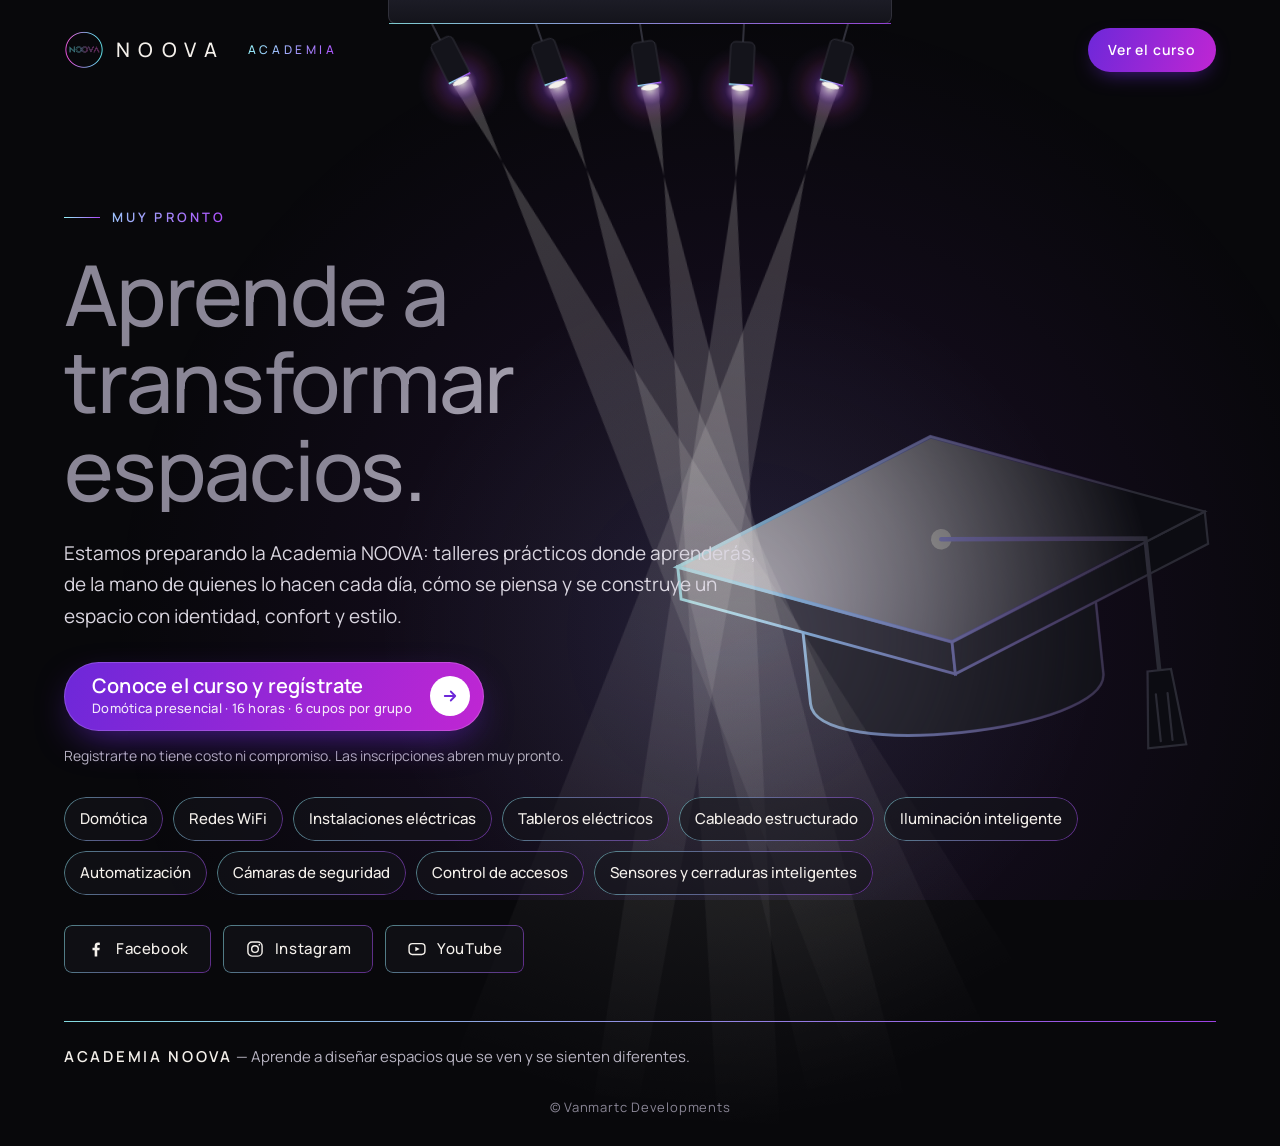
<file: index.html>
<!DOCTYPE html>
<html lang="es">

<head>
    <meta charset="utf-8">
    <meta name="viewport" content="width=device-width, initial-scale=1, viewport-fit=cover">
    <title>Academia NOOVA | Muy pronto</title>
    <meta name="description" content="Talleres de remodelación, iluminación, domótica, materiales y herramientas. La Academia NOOVA abre muy pronto.">
    <link rel="icon" href="favicon.ico" sizes="any">
    <link rel="icon" type="image/png" sizes="96x96" href="favicon-96x96.png">
    <link rel="icon" type="image/png" sizes="32x32" href="favicon-32x32.png">
    <link rel="icon" type="image/png" sizes="16x16" href="favicon-16x16.png">
    <link rel="apple-touch-icon" sizes="180x180" href="apple-touch-icon.png">
    <link rel="manifest" href="site.webmanifest">
    <meta name="theme-color" content="#08080B">
    <meta property="og:title" content="Academia NOOVA | Muy pronto">
    <meta property="og:description" content="Aprende a transformar espacios con talleres prácticos de NOOVA Designs.">
    <meta property="og:type" content="website">
    <link rel="preconnect" href="https://fonts.googleapis.com">
    <link rel="preconnect" href="https://fonts.gstatic.com" crossorigin>
    <link href="https://fonts.googleapis.com/css2?family=Manrope:wght@400;500;600&display=swap" rel="stylesheet">
    <script src="assets/js/boot.js"></script>
    <link rel="stylesheet" href="assets/css/site-header.css">
    <link rel="stylesheet" href="assets/css/home-dark.css">
    <link rel="stylesheet" href="assets/css/cta.css">
</head>

<body>
    <div class="glow" aria-hidden="true"></div>
    <svg width="0" height="0" style="position:absolute" aria-hidden="true" focusable="false"><defs>
<linearGradient id="cone" x1="0" y1="0" x2="0" y2="1"><stop offset="0" stop-color="#F4F0EB" stop-opacity=".22"/><stop offset="1" stop-color="#F4F0EB" stop-opacity="0"/></linearGradient>
<linearGradient id="rim" x1="0" y1="0" x2="1" y2="0"><stop offset="0" stop-color="#93F4F8"/><stop offset="1" stop-color="#AD48FB"/></linearGradient>
<radialGradient id="halo"><stop offset="0" stop-color="#F4F0EB" stop-opacity=".8"/><stop offset=".35" stop-color="#AD48FB" stop-opacity=".22"/><stop offset=".7" stop-color="#E447B3" stop-opacity=".06"/><stop offset="1" stop-color="#8B5CF6" stop-opacity="0"/></radialGradient>
<linearGradient id="capg" gradientUnits="userSpaceOnUse" x1="0" y1="0" x2="400" y2="0"><stop offset="0" stop-color="#93F4F8"/><stop offset="1" stop-color="#AD48FB"/></linearGradient>
<linearGradient id="capt" x1="0" y1="0" x2="1" y2="1"><stop offset="0" stop-color="#E6E1E8"/><stop offset="1" stop-color="#8A8696"/></linearGradient>
</defs></svg>

    <div class="cap" id="cap" aria-hidden="true">
        <svg class="cap-base" viewBox="0 0 400 300" focusable="false"><g class="capart"></g></svg>
        <svg class="lit" viewBox="0 0 400 300" focusable="false"><g class="capart"></g></svg>
    </div>

    <div class="lamp" id="lamp">
        <div class="fx">
            <div class="swing" data-off="-2">
                <div class="scale"><svg class="fxsvg" viewBox="-60 0 120 90" aria-hidden="true" focusable="false"><g class="spot-art"></g></svg></div>
            </div>
            <div class="swing" data-off="-1">
                <div class="scale"><svg class="fxsvg" viewBox="-60 0 120 90" aria-hidden="true" focusable="false"><g class="spot-art"></g></svg></div>
            </div>
            <div class="swing" data-off="0">
                <div class="scale"><svg class="fxsvg" viewBox="-60 0 120 90" aria-hidden="true" focusable="false"><g class="spot-art"></g></svg><button class="lamp-btn" type="button" aria-label="Encender la luz"></button></div>
            </div>
            <div class="swing" data-off="1">
                <div class="scale"><svg class="fxsvg" viewBox="-60 0 120 90" aria-hidden="true" focusable="false"><g class="spot-art"></g></svg></div>
            </div>
            <div class="swing" data-off="2">
                <div class="scale"><svg class="fxsvg" viewBox="-60 0 120 90" aria-hidden="true" focusable="false"><g class="spot-art"></g></svg></div>
            </div>
            <div class="rail" id="rail"></div>
        </div>
    </div>

    <div class="page">
        <header>
            <div class="brand" aria-label="Academia NOOVA"><img class="brand-logo" src="assets/img/noova-logo.png" alt="">NOOVA<span>ACADEMIA</span></div>
            <div class="hd-r"><a class="hd-cta hd-cta--hide-sm" href="infoCurso.html">Ver el curso</a></div>
        </header>
        <main>
            <div class="kicker">MUY PRONTO</div>
            <h1 id="titular">Aprende a transformar espacios.</h1>
            <p class="lead">Estamos preparando la Academia NOOVA: talleres prácticos donde aprenderás, de la mano de quienes lo hacen cada día, cómo se piensa y se construye un espacio con identidad, confort y estilo.</p>
            <div class="cta-wrap">
                <a class="cta" href="infoCurso.html"><span class="cta-t"><b>Conoce el curso y regístrate</b><small>Domótica presencial · 16 horas · 6 cupos por grupo</small></span><span class="cta-ic" aria-hidden="true"><svg viewBox="0 0 24 24" fill="none" stroke="currentColor" stroke-width="2.4" stroke-linecap="round" stroke-linejoin="round"><path d="M5 12h14M13 6l6 6-6 6"/></svg></span></a>
                <p class="cta-note">Registrarte no tiene costo ni compromiso. Las inscripciones abren muy pronto.</p>
            </div>
            <ul class="topics" aria-label="Temas de los talleres">
                <li>Domótica</li>
                <li>Redes WiFi</li>
                <li>Instalaciones eléctricas</li>
                <li>Tableros eléctricos</li>
                <li>Cableado estructurado</li>
                <li>Iluminación inteligente</li>
                <li>Automatización</li>
                <li>Cámaras de seguridad</li>
                <li>Control de accesos</li>
                <li>Sensores y cerraduras inteligentes</li>
            </ul>
            <nav class="social" aria-label="Redes sociales">
                <a href="https://web.facebook.com/noovadomoticaeiluminacioninteligente" target="_blank" rel="noopener noreferrer" aria-label="Facebook de NOOVA (se abre en una pestaña nueva)"><svg viewBox="0 0 24 24" fill="currentColor" aria-hidden="true" focusable="false"><path d="M13.5 21v-7.5h2.6l.4-3h-3V8.6c0-.9.3-1.5 1.5-1.5h1.6V4.4c-.3 0-1.2-.1-2.3-.1-2.3 0-3.9 1.4-3.9 4v2.2H7.8v3h2.6V21z"/></svg>Facebook</a>
                <a href="https://www.instagram.com/noova.domotica/" target="_blank" rel="noopener noreferrer" aria-label="Instagram de NOOVA (se abre en una pestaña nueva)"><svg viewBox="0 0 24 24" fill="none" stroke="currentColor" stroke-width="1.7" aria-hidden="true" focusable="false"><rect x="3.5" y="3.5" width="17" height="17" rx="5"/><circle cx="12" cy="12" r="4"/><circle cx="17.2" cy="6.8" r="1" fill="currentColor" stroke="none"/></svg>Instagram</a>
                <a href="https://www.youtube.com/@noovasmartliving" target="_blank" rel="noopener noreferrer" aria-label="YouTube de NOOVA (se abre en una pestaña nueva)"><svg viewBox="0 0 24 24" fill="none" stroke="currentColor" stroke-width="1.7" aria-hidden="true" focusable="false"><rect x="2.5" y="5.5" width="19" height="13" rx="4"/><path d="M10 9.2 L15.2 12 L10 14.8 Z" fill="currentColor" stroke="none"/></svg>YouTube</a>
            </nav>
        </main>
        <footer>
            <div class="line" aria-hidden="true"></div>
            <p><strong>ACADEMIA NOOVA</strong> — Aprende a diseñar espacios que se ven y se sienten diferentes.</p>
            <p class="credit">© Vanmartc Developments</p>
        </footer>
    </div>

    <script src="assets/js/home-dark.js"></script>
</body>

</html>
</file>
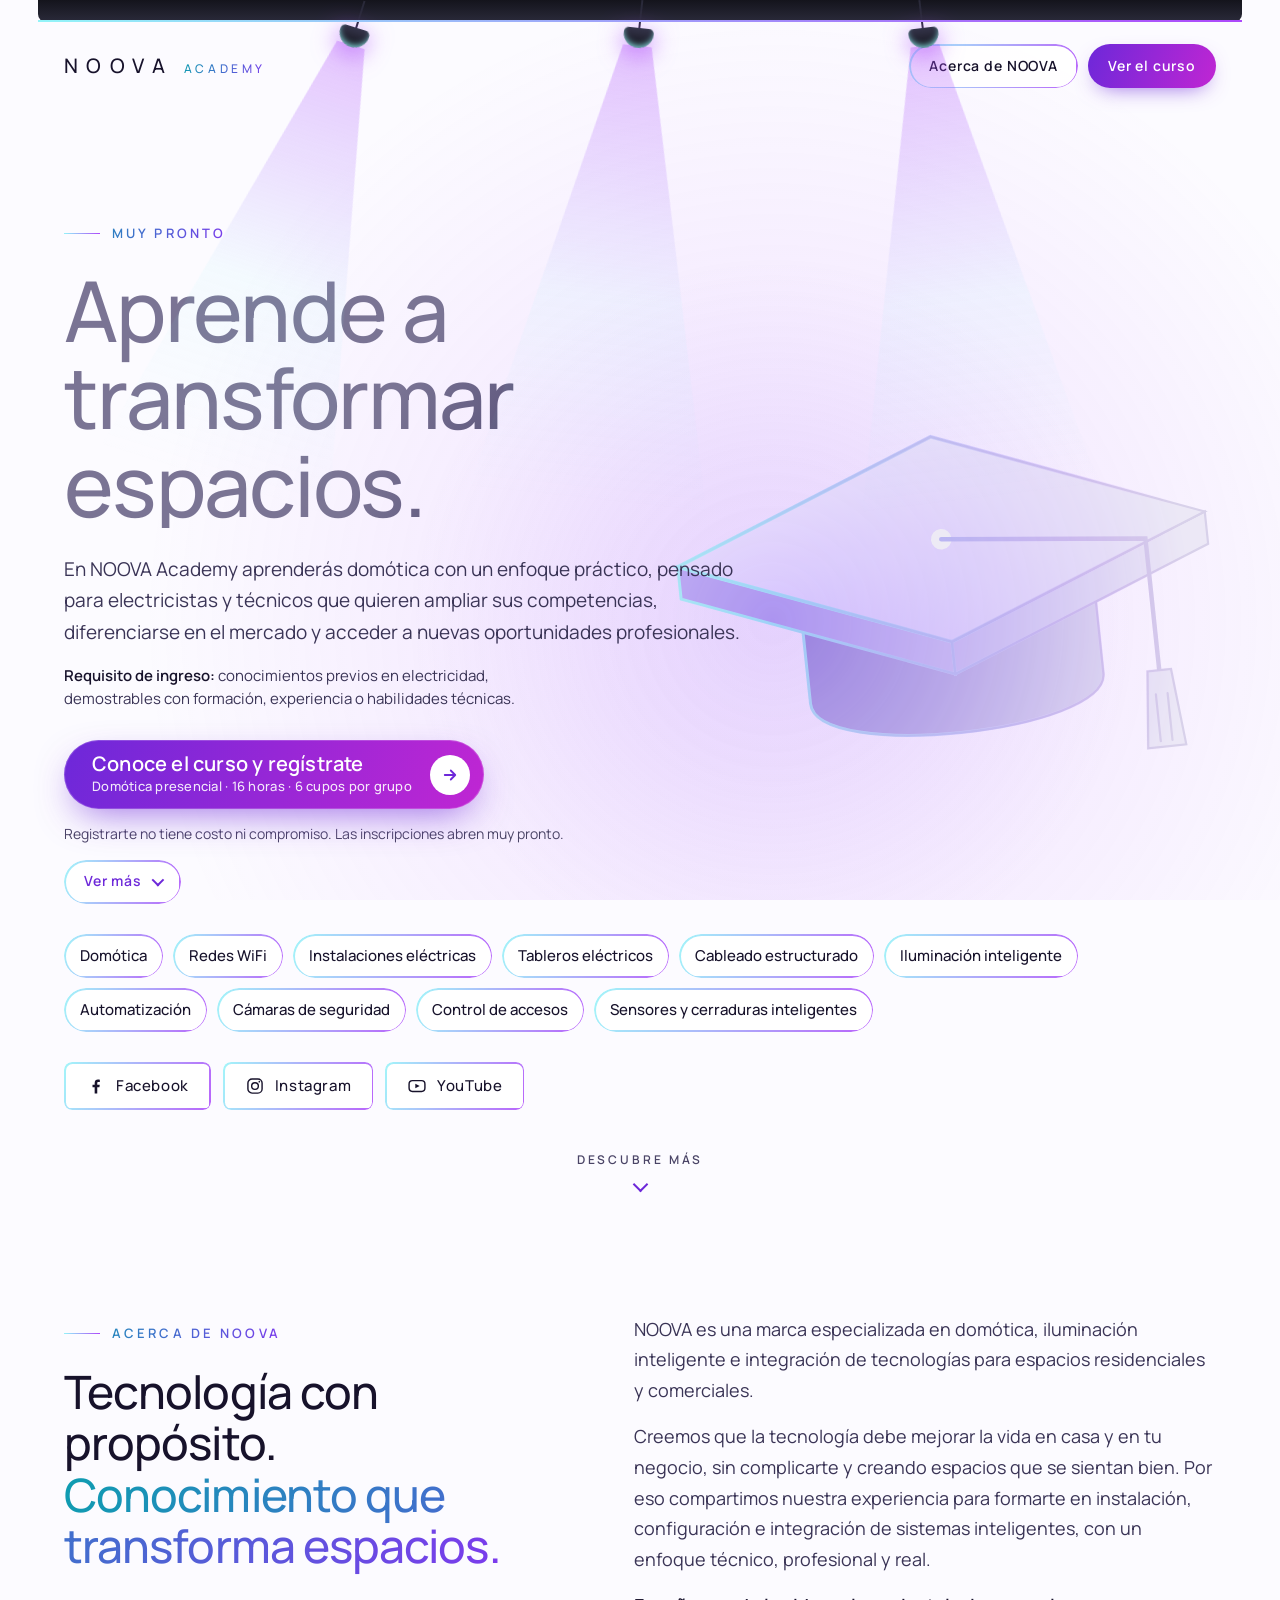
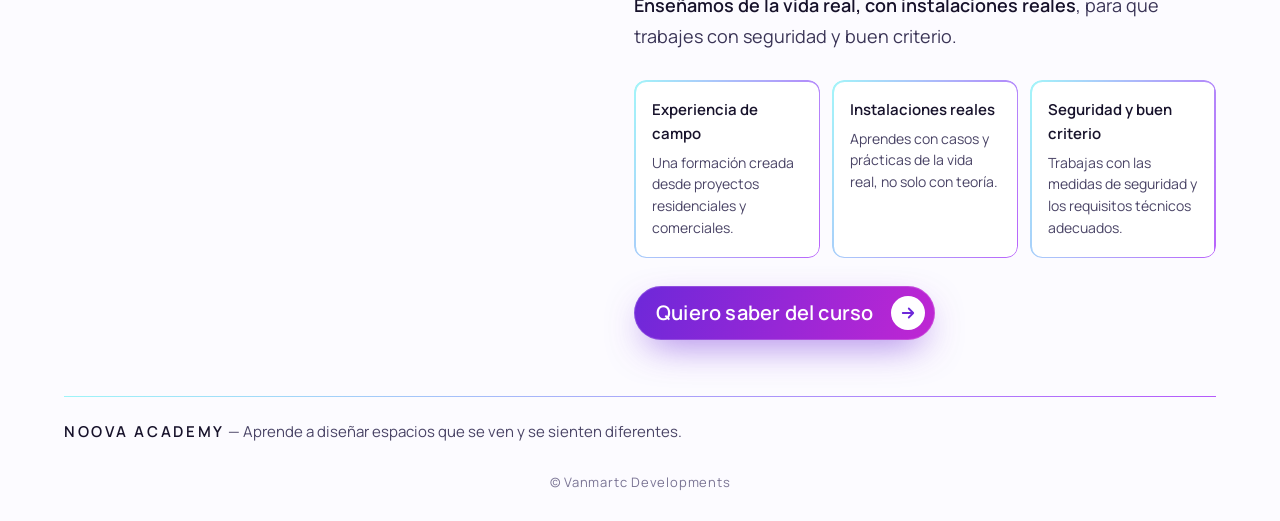
<file: indexClaro.html>
<!DOCTYPE html>
<html lang="es">

<head>
    <meta charset="utf-8">
    <meta name="viewport" content="width=device-width, initial-scale=1, viewport-fit=cover">
    <title>NOOVA Academy | Muy pronto</title>
    <meta name="description" content="Talleres de remodelación, iluminación, domótica, materiales y herramientas. La Academia NOOVA abre muy pronto.">
    <meta name="theme-color" content="#FCFBFF">
    <meta property="og:title" content="NOOVA Academy | Muy pronto">
    <meta property="og:description" content="Aprende a transformar espacios con talleres prácticos de NOOVA Designs.">
    <meta property="og:type" content="website">
    <link rel="preconnect" href="https://fonts.googleapis.com">
    <link rel="preconnect" href="https://fonts.gstatic.com" crossorigin>
    <link href="https://fonts.googleapis.com/css2?family=Manrope:wght@400;500;600&display=swap" rel="stylesheet">
    <script src="assets/js/boot.js"></script>
    <link rel="stylesheet" href="assets/css/home-light.css">
    <link rel="stylesheet" href="assets/css/rail-lights.css">
    <link rel="stylesheet" href="assets/css/cta.css">
</head>

<body>
    <div class="glow" aria-hidden="true"></div>
    <div class="shade" aria-hidden="true"></div>
    <div class="nrail" aria-hidden="true">
        <span class="nl" style="--k:28%" data-k="28"><i></i><b></b></span>
        <span class="nl nl-c" style="--k:50%" data-k="50"><i></i><b></b></span>
        <span class="nl" style="--k:72%" data-k="72"><i></i><b></b></span>
    </div>
    <svg width="0" height="0" style="position:absolute" aria-hidden="true" focusable="false"><defs>
<linearGradient id="cone" x1="0" y1="0" x2="0" y2="1"><stop offset="0" stop-color="#F4F0EB" stop-opacity=".22"/><stop offset="1" stop-color="#F4F0EB" stop-opacity="0"/></linearGradient>
<linearGradient id="rim" x1="0" y1="0" x2="1" y2="0"><stop offset="0" stop-color="#93F4F8"/><stop offset="1" stop-color="#AD48FB"/></linearGradient>
<radialGradient id="halo"><stop offset="0" stop-color="#F4F0EB" stop-opacity=".8"/><stop offset=".35" stop-color="#AD48FB" stop-opacity=".22"/><stop offset=".7" stop-color="#E447B3" stop-opacity=".06"/><stop offset="1" stop-color="#8B5CF6" stop-opacity="0"/></radialGradient>
<linearGradient id="capg" gradientUnits="userSpaceOnUse" x1="0" y1="0" x2="400" y2="0"><stop offset="0" stop-color="#93F4F8"/><stop offset="1" stop-color="#AD48FB"/></linearGradient>
<linearGradient id="capt" x1="0" y1="0" x2="1" y2="1"><stop offset="0" stop-color="#EBE0FF"/><stop offset="1" stop-color="#B99CFF"/></linearGradient>
</defs></svg>

    <div class="cap" id="cap" aria-hidden="true">
        <svg class="cap-base" viewBox="0 0 400 300" focusable="false"><g class="capart"></g></svg>
        <svg class="lit" viewBox="0 0 400 300" focusable="false"><g class="capart"></g></svg>
    </div>

    <div class="page">
        <header>
            <div class="brand" aria-label="NOOVA Academy">NOOVA<span>ACADEMY</span></div>
            <div class="hd-r"><a class="nav-about" href="#acerca-noova">Acerca de NOOVA</a><a class="hd-cta" href="infoCurso.html">Ver el curso</a></div>
        </header>
        <main>
            <div class="kicker">MUY PRONTO</div>
            <h1 id="titular">Aprende a transformar espacios.</h1>
            <p class="lead">En NOOVA Academy aprenderás domótica con un enfoque práctico, pensado para electricistas y técnicos que quieren ampliar sus competencias, diferenciarse en el mercado y acceder a nuevas oportunidades profesionales.</p>
            <p class="req"><strong>Requisito de ingreso:</strong> conocimientos previos en electricidad, demostrables con formación, experiencia o habilidades técnicas.</p>
            <div class="cta-wrap">
                <a class="cta" href="InfoCurso.html"><span class="cta-t"><b>Conoce el curso y regístrate</b><small>Domótica presencial · 16 horas · 6 cupos por grupo</small></span><span class="cta-ic" aria-hidden="true"><svg viewBox="0 0 24 24" fill="none" stroke="currentColor" stroke-width="2.4" stroke-linecap="round" stroke-linejoin="round"><path d="M5 12h14M13 6l6 6-6 6"/></svg></span></a>
                <p class="cta-note">Registrarte no tiene costo ni compromiso. Las inscripciones abren muy pronto.</p>
            </div>
            <details class="more">
                <summary><span class="m-closed">Ver más</span><span class="m-open">Ver menos</span></summary>
                <div class="more-body">
                    <p>Aprenderás a instalar, configurar e integrar:</p>
                    <ul>
                        <li>Relés inteligentes, sensores de movimiento y presencia</li>
                        <li>Aplicaciones como Smart Life y Tuya, redes Wi-Fi y asistentes de voz como Alexa</li>
                        <li>Automatización de puertas, cerraduras, persianas y cortinas motorizadas</li>
                        <li>Sistemas de audio y control de aire acondicionado</li>
                        <li>Válvulas motorizadas de agua y gas, sistemas de riego y automatización de jacuzzis, siempre con las medidas de seguridad y los requisitos técnicos adecuados</li>
                        <li>Escenas y rutinas inteligentes, con dispositivos que trabajan en conjunto</li>
                        <li>Diagnóstico de fallas y solución de problemas reales de instalación y configuración</li>
                    </ul>
                    <p>Combinamos fundamentos técnicos con prácticas de laboratorio y ejercicios aplicados: comprenderás cómo funcionan los sistemas y aprenderás haciendo, no solo encendiendo luces desde el celular.</p>
                    <p>Si ya sabes electricidad y quieres crecer con la tecnología, aquí puedes empezar esa nueva etapa profesional.</p>
                </div>
            </details>
            <ul class="topics" aria-label="Temas de los talleres">
                <li>Domótica</li>
                <li>Redes WiFi</li>
                <li>Instalaciones eléctricas</li>
                <li>Tableros eléctricos</li>
                <li>Cableado estructurado</li>
                <li>Iluminación inteligente</li>
                <li>Automatización</li>
                <li>Cámaras de seguridad</li>
                <li>Control de accesos</li>
                <li>Sensores y cerraduras inteligentes</li>
            </ul>
            <nav class="social" aria-label="Redes sociales">
                <a href="https://web.facebook.com/noovadomoticaeiluminacioninteligente" target="_blank" rel="noopener noreferrer" aria-label="Facebook de NOOVA (se abre en una pestaña nueva)"><svg viewBox="0 0 24 24" fill="currentColor" aria-hidden="true" focusable="false"><path d="M13.5 21v-7.5h2.6l.4-3h-3V8.6c0-.9.3-1.5 1.5-1.5h1.6V4.4c-.3 0-1.2-.1-2.3-.1-2.3 0-3.9 1.4-3.9 4v2.2H7.8v3h2.6V21z"/></svg>Facebook</a>
                <a href="https://www.instagram.com/noova.domotica/" target="_blank" rel="noopener noreferrer" aria-label="Instagram de NOOVA (se abre en una pestaña nueva)"><svg viewBox="0 0 24 24" fill="none" stroke="currentColor" stroke-width="1.7" aria-hidden="true" focusable="false"><rect x="3.5" y="3.5" width="17" height="17" rx="5"/><circle cx="12" cy="12" r="4"/><circle cx="17.2" cy="6.8" r="1" fill="currentColor" stroke="none"/></svg>Instagram</a>
                <a href="https://www.youtube.com/@noovasmartliving" target="_blank" rel="noopener noreferrer" aria-label="YouTube de NOOVA (se abre en una pestaña nueva)"><svg viewBox="0 0 24 24" fill="none" stroke="currentColor" stroke-width="1.7" aria-hidden="true" focusable="false"><rect x="2.5" y="5.5" width="19" height="13" rx="4"/><path d="M10 9.2 L15.2 12 L10 14.8 Z" fill="currentColor" stroke="none"/></svg>YouTube</a>
            </nav>
            <a class="scroll-hint" href="#acerca-noova"><span>Descubre más</span><i aria-hidden="true"></i></a>
        </main>

        <section class="about" id="acerca-noova" aria-labelledby="acerca">
            <div>
                <div class="kicker">ACERCA DE NOOVA</div>
                <h2 id="acerca">Tecnología con propósito. <span>Conocimiento que transforma espacios.</span></h2>
            </div>
            <div>
                <p>NOOVA es una marca especializada en domótica, iluminación inteligente e integración de tecnologías para espacios residenciales y comerciales.</p>
                <p>Creemos que la tecnología debe mejorar la vida en casa y en tu negocio, sin complicarte y creando espacios que se sientan bien. Por eso compartimos nuestra experiencia para formarte en instalación, configuración e integración de sistemas
                    inteligentes, con un enfoque técnico, profesional y real.</p>
                <p><strong>Enseñamos de la vida real, con instalaciones reales</strong>, para que trabajes con seguridad y buen criterio.</p>
                <ul class="trust">
                    <li><b>Experiencia de campo</b><span>Una formación creada desde proyectos residenciales y comerciales.</span></li>
                    <li><b>Instalaciones reales</b><span>Aprendes con casos y prácticas de la vida real, no solo con teoría.</span></li>
                    <li><b>Seguridad y buen criterio</b><span>Trabajas con las medidas de seguridad y los requisitos técnicos adecuados.</span></li>
                </ul>
                <a class="cta cta--sm" href="InfoCurso.html"><span class="cta-t"><b>Quiero saber del curso</b></span><span class="cta-ic" aria-hidden="true"><svg viewBox="0 0 24 24" fill="none" stroke="currentColor" stroke-width="2.4" stroke-linecap="round" stroke-linejoin="round"><path d="M5 12h14M13 6l6 6-6 6"/></svg></span></a>
            </div>
        </section>

        <footer>
            <div class="line" aria-hidden="true"></div>
            <p><strong>NOOVA ACADEMY</strong> — Aprende a diseñar espacios que se ven y se sienten diferentes.</p>
            <p class="credit">© Vanmartc Developments</p>
        </footer>
    </div>

    <script src="assets/js/home-light.js"></script>
</body>

</html>
</file>
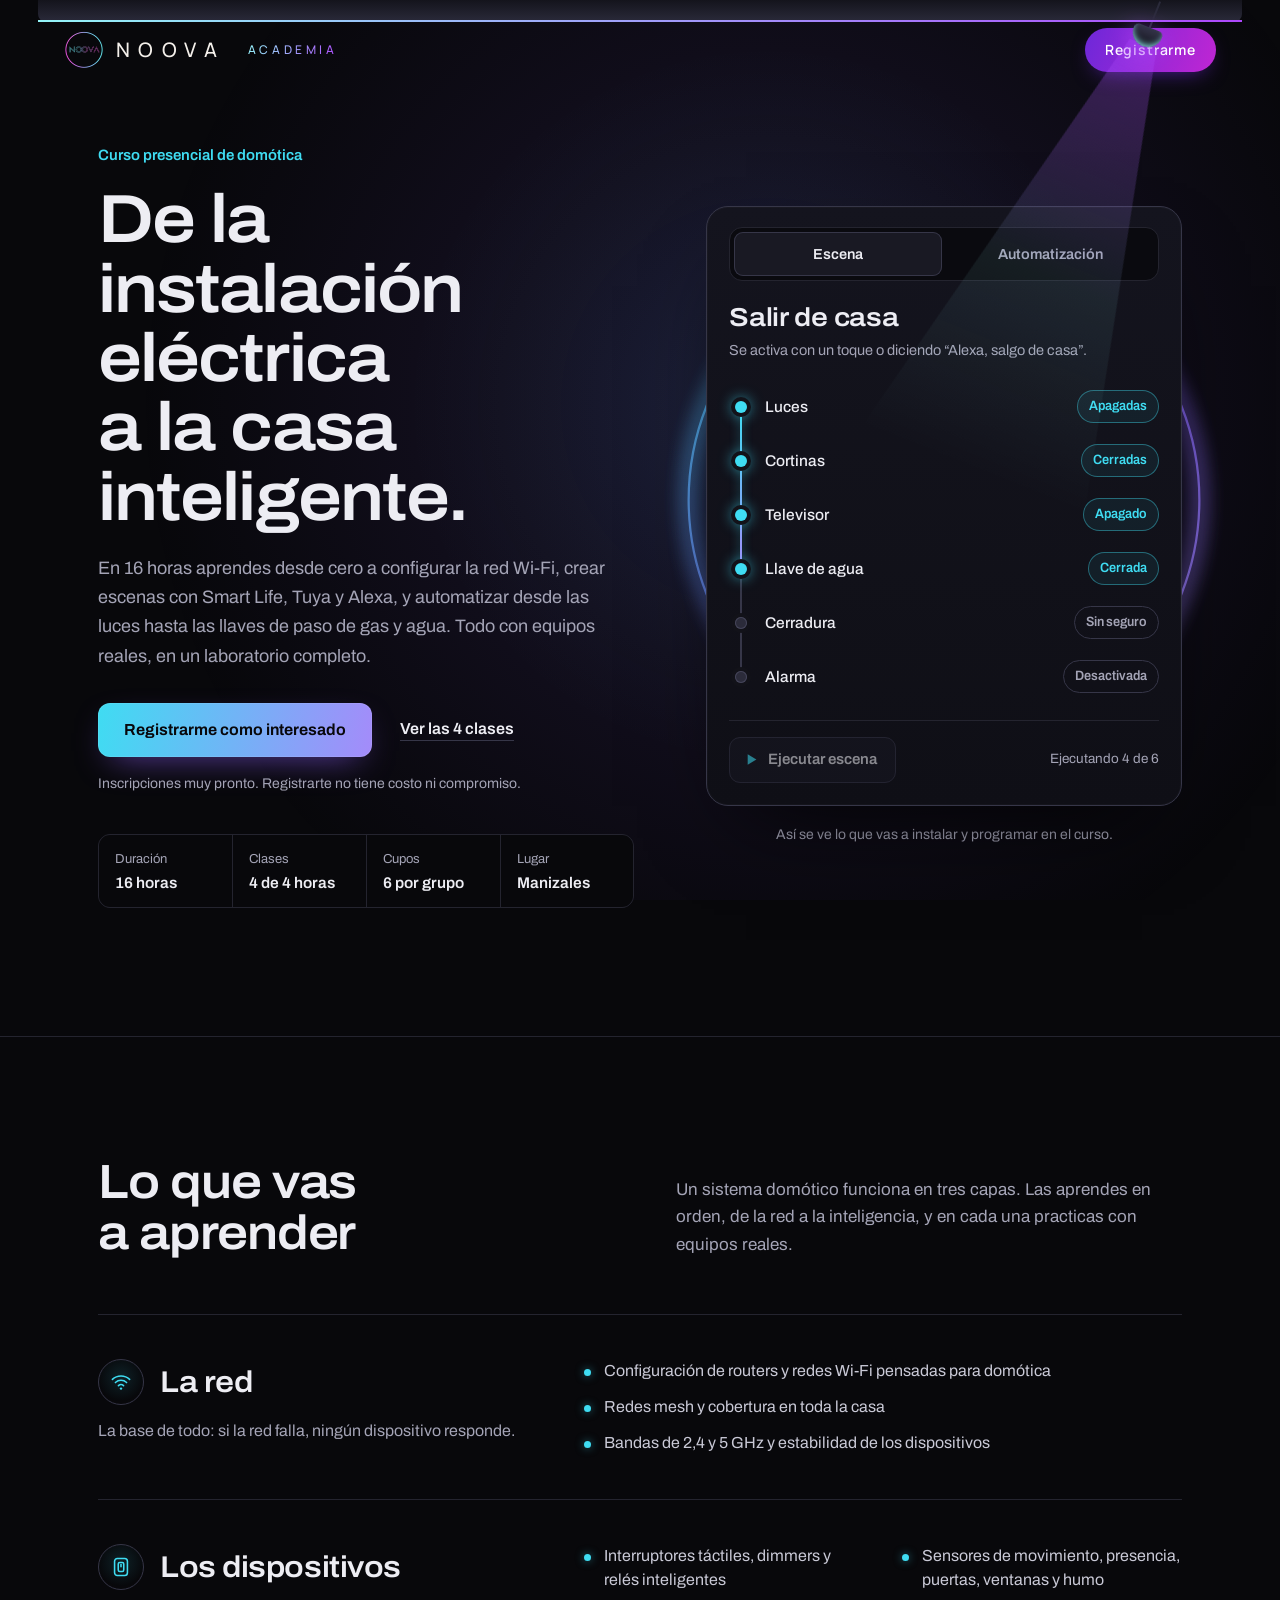
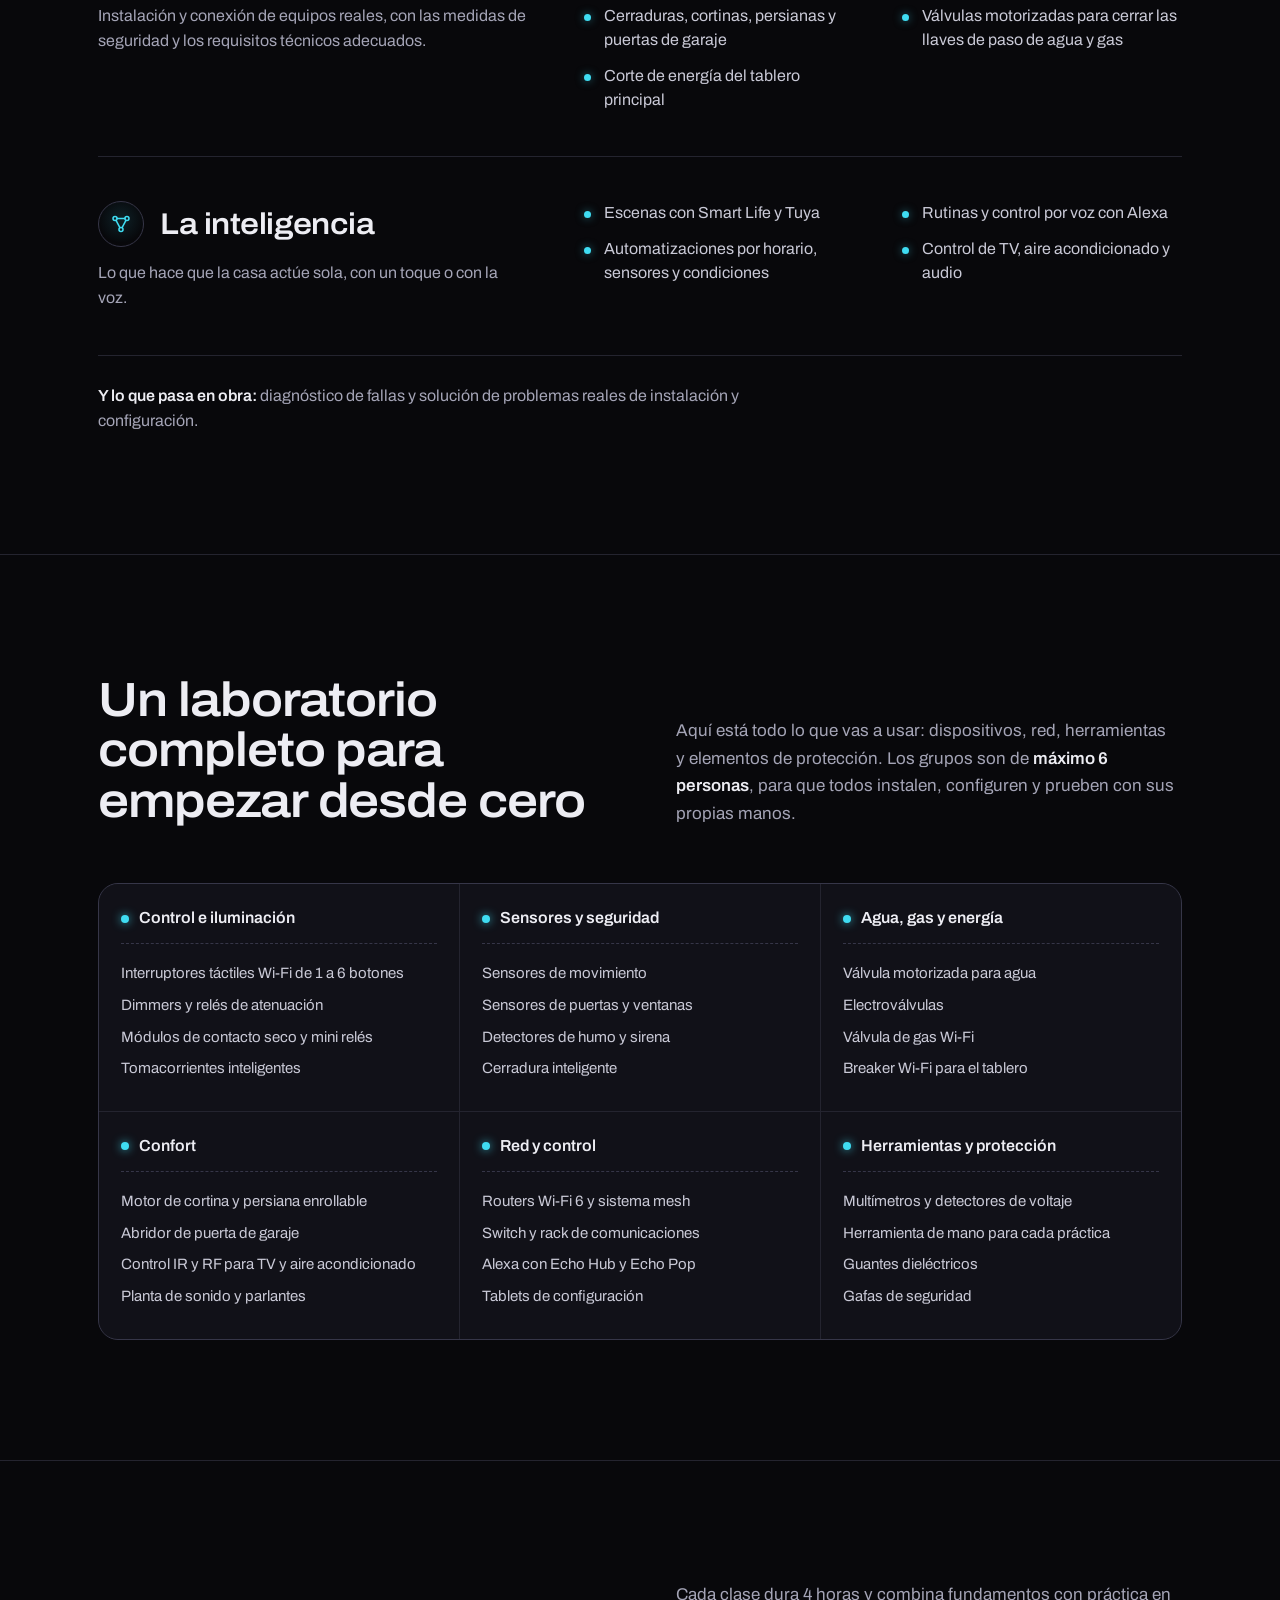
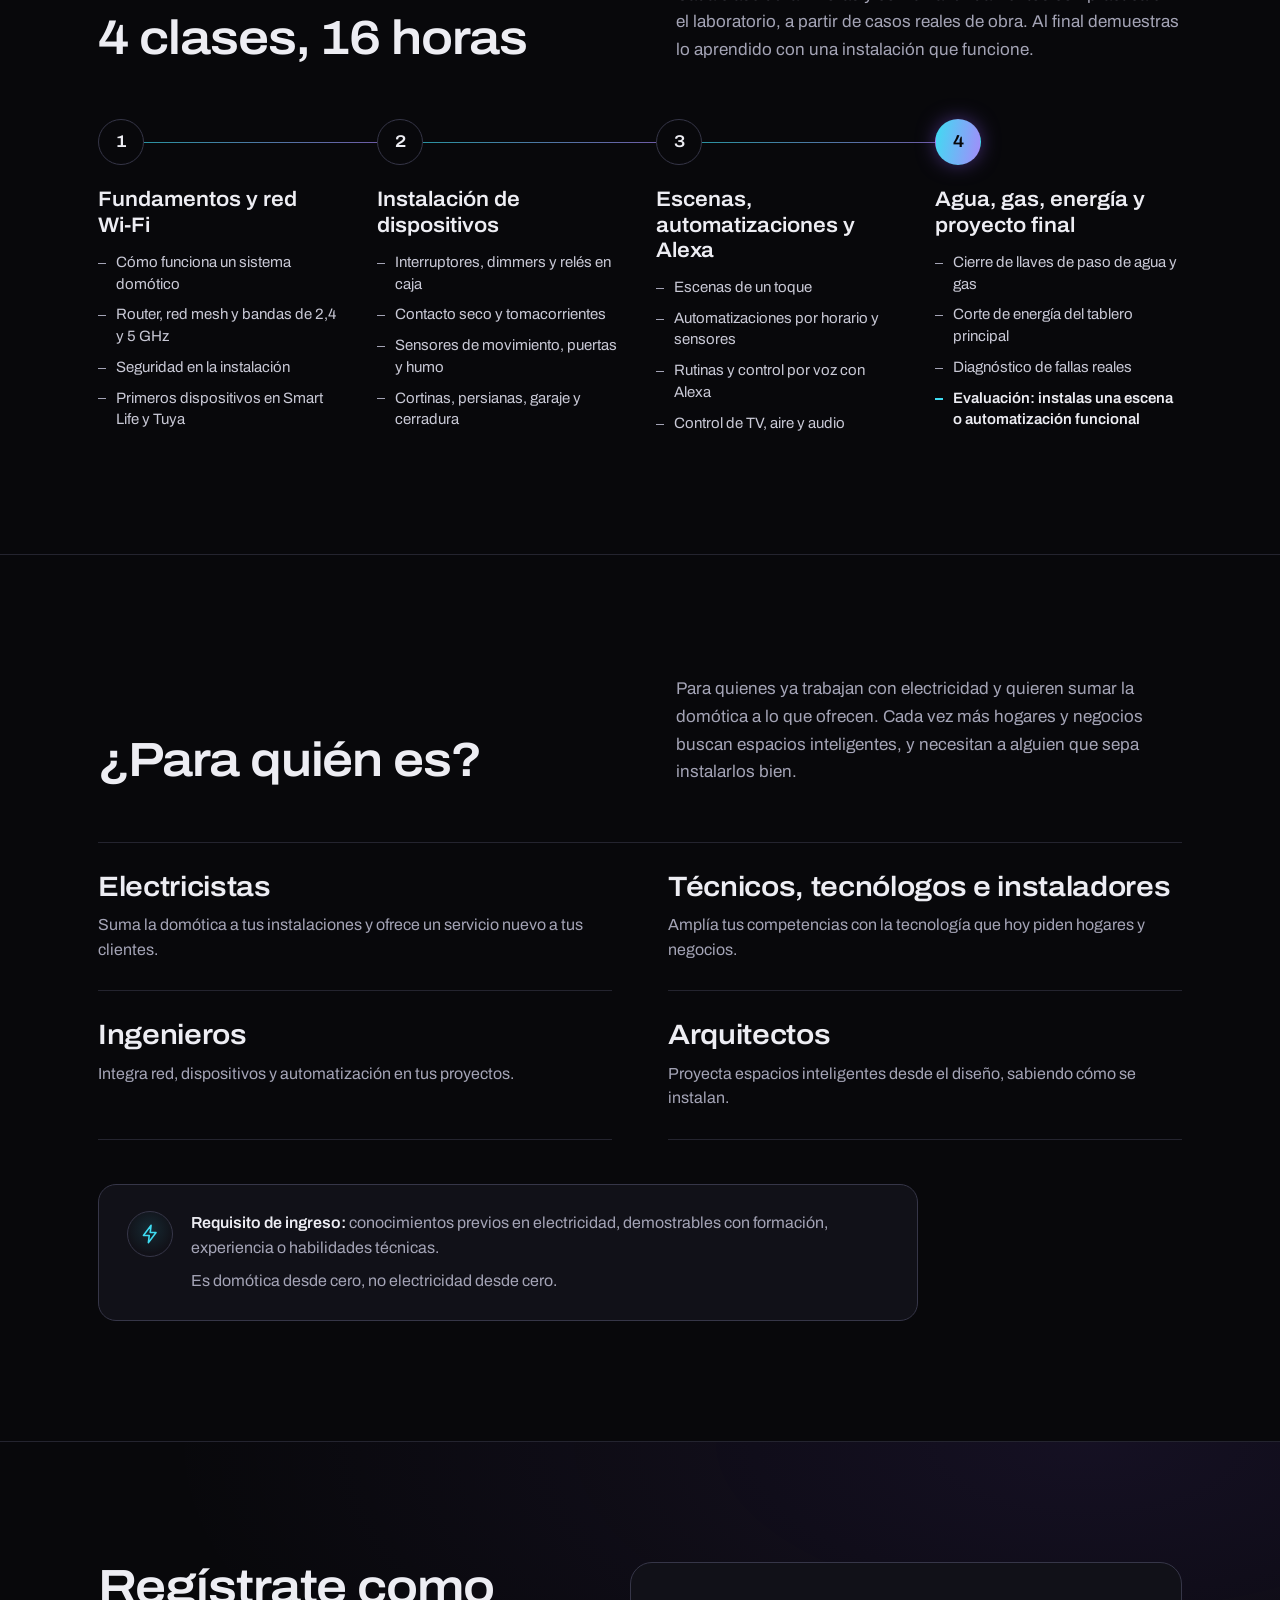
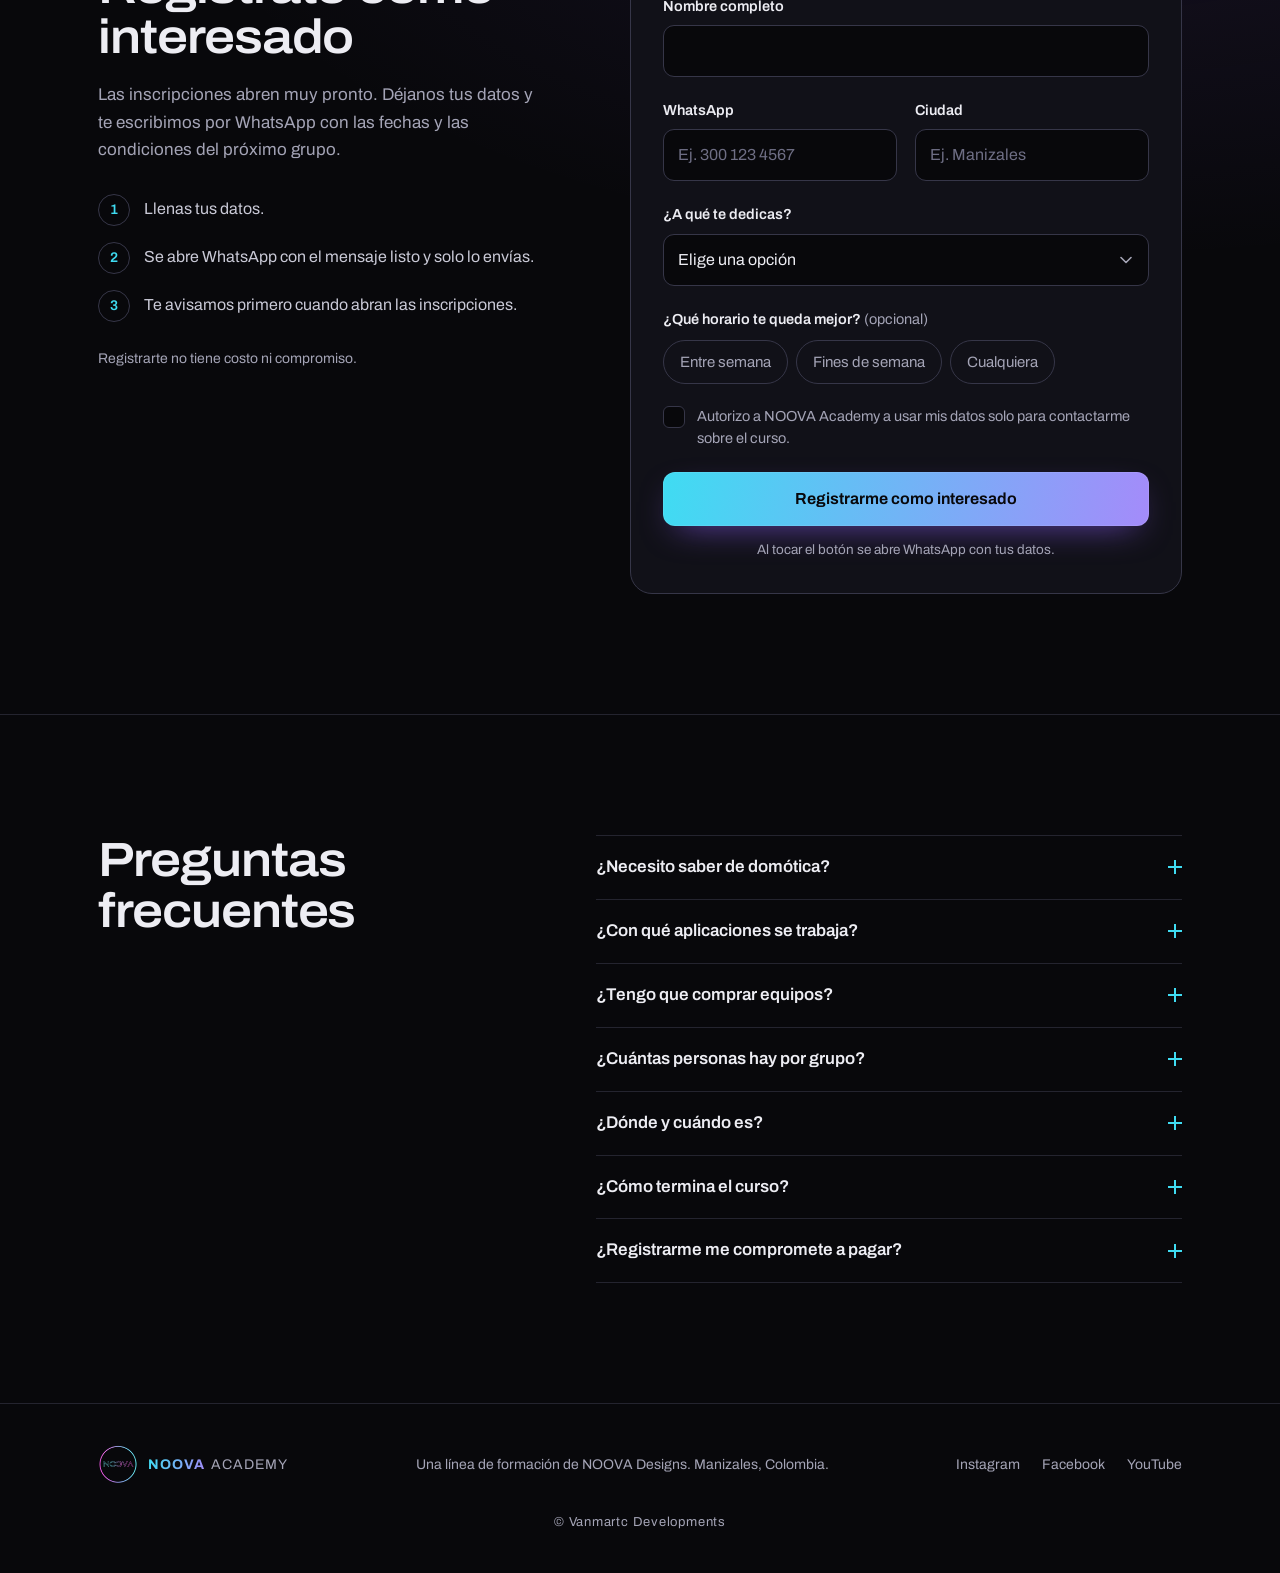
<file: infoCurso.html>
<!doctype html>
<html lang="es-CO">

<head>
    <meta charset="utf-8">
    <meta name="viewport" content="width=device-width, initial-scale=1, viewport-fit=cover">
    <title>Curso de Domótica | NOOVA Academy</title>
    <meta name="description" content="Curso presencial de domótica en Manizales: 16 horas, 4 clases y un laboratorio completo. Red Wi-Fi, escenas con Smart Life, Tuya y Alexa, automatizaciones, cierre de llaves de agua y gas y corte de energía del tablero principal.">
    <link rel="icon" href="favicon.ico" sizes="any">
    <link rel="icon" type="image/png" sizes="96x96" href="favicon-96x96.png">
    <link rel="icon" type="image/png" sizes="32x32" href="favicon-32x32.png">
    <link rel="icon" type="image/png" sizes="16x16" href="favicon-16x16.png">
    <link rel="apple-touch-icon" sizes="180x180" href="apple-touch-icon.png">
    <link rel="manifest" href="site.webmanifest">
    <meta name="theme-color" content="#08080B">
    <meta name="color-scheme" content="dark">
    <meta property="og:type" content="website">
    <meta property="og:title" content="Curso de Domótica | NOOVA Academy">
    <meta property="og:description" content="Domótica desde cero en un laboratorio completo. Para electricistas, técnicos, tecnólogos, ingenieros y arquitectos.">
    <link rel="preconnect" href="https://fonts.googleapis.com">
    <link rel="preconnect" href="https://fonts.gstatic.com" crossorigin>
    <link href="https://fonts.googleapis.com/css2?family=Manrope:wght@400;500;600&display=swap" rel="stylesheet">
    <link rel="stylesheet" href="https://fonts.googleapis.com/css2?family=Archivo:wdth,wght@62..125,300..800&display=swap">
    <!--
  NOOVA Academy · Portafolio del Curso de Domótica
  Notas para montarlo en academy.noovadesigns.com:
  1. WhatsApp: en assets/js/config.js, cambiar "whatsapp" por el número de NOOVA
     con indicativo y sin "+" ni espacios (ej. 573001234567). Mientras no esté, el formulario
     muestra un aviso y el mensaje que se enviaría.
  2. Opcional: "registroEndpoint" (config.js) recibe cada registro en JSON (por ejemplo, un Google Apps Script
     que lo guarde en una hoja de cálculo). También se dispara el evento "nc:registro" y, si
     están instalados, fbq('track','Lead') y gtag('event','generate_lead').
  3. Todo el estilo vive dentro de .nc y las clases empiezan por "nc-", así que se puede pegar
     como sección sin chocar con el resto del sitio. Si el sitio ya tiene encabezado o pie,
     se pueden quitar <header class="nc-index-header"> y <footer class="nc-foot">.
  4. El encabezado reutiliza los estilos compartidos con la página de inicio.
-->
    <script src="assets/js/boot.js"></script>
    <link rel="stylesheet" href="assets/css/curso.css">
    <link rel="stylesheet" href="assets/css/site-header.css">
    <link rel="stylesheet" href="assets/css/cta.css">
    <link rel="stylesheet" href="assets/css/rail-lights.css">
    <link rel="stylesheet" href="assets/css/curso-lights.css">
</head>

<body>
    <div class="nc">
        <div class="nglow" aria-hidden="true"></div>
        <div class="nrail" aria-hidden="true">
            <span class="nl nl-c" style="--k:90%" data-k="90"><i></i><b></b></span>
        </div>

        <header class="nc-index-header">
            <div class="nc-index-header-in">
                <a class="brand" href="index.html" aria-label="Academia NOOVA, volver al inicio"><img class="brand-logo" src="assets/img/noova-logo.png" alt="">NOOVA<span>ACADEMIA</span></a>
                <div class="hd-r"><a class="hd-cta hd-cta--hide-sm" href="#registro">Registrarme</a></div>
            </div>
        </header>

        <main>

            <!-- ============ HERO ============ -->
            <section class="nc-hero" aria-labelledby="nc-titulo">
                <div class="nc-wrap nc-hero-grid">
                    <div>
                        <p class="nc-kicker">Curso presencial de domótica</p>
                        <h1 class="nc-h1" id="nc-titulo">De la instalación eléctrica a la casa inteligente.</h1>
                        <p class="nc-lead">En 16&nbsp;horas aprendes desde cero a configurar la red <span class="nc-nw">Wi-Fi</span>, crear escenas con Smart Life, Tuya y Alexa, y automatizar desde las luces hasta las llaves de paso de gas y agua. Todo con equipos reales,
                            en un laboratorio completo.</p>
                        <div class="nc-hero-acciones" data-oculta-sticky="hero">
                            <a class="nc-btn" href="#registro">Registrarme como interesado</a>
                            <a class="nc-link" href="#clases">Ver las 4 clases</a>
                        </div>
                        <p class="nc-nota">Inscripciones muy pronto. Registrarte no tiene costo ni compromiso.</p>
                        <dl class="nc-ficha">
                            <div><dt>Duración</dt>
                                <dd>16 horas</dd>
                            </div>
                            <div><dt>Clases</dt>
                                <dd>4 de 4 horas</dd>
                            </div>
                            <div><dt>Cupos</dt>
                                <dd>6 por grupo</dd>
                            </div>
                            <div><dt>Lugar</dt>
                                <dd>Manizales</dd>
                            </div>
                        </dl>
                    </div>

                    <div class="nc-demo" data-demo>
                        <svg class="nc-halo" viewBox="0 0 400 400" aria-hidden="true" focusable="false">
            <defs>
              <linearGradient id="ncGradHalo" x1="0" y1="0" x2="1" y2="1">
                <stop offset="0" stop-color="#3FDCF2"/>
                <stop offset=".55" stop-color="#7C5CF0"/>
                <stop offset="1" stop-color="#A48BFA"/>
              </linearGradient>
              <filter id="ncBrillo" x="-25%" y="-25%" width="150%" height="150%"><feGaussianBlur stdDeviation="7"/></filter>
            </defs>
            <circle cx="200" cy="200" r="182" fill="none" stroke="url(#ncGradHalo)" stroke-width="9" filter="url(#ncBrillo)" opacity=".75"/>
            <circle cx="200" cy="200" r="182" fill="none" stroke="url(#ncGradHalo)" stroke-width="1.6"/>
          </svg>

                        <div class="nc-demo-card">
                            <div class="nc-tabs" role="tablist" aria-label="Ejemplos de lo que vas a programar">
                                <button class="nc-tab" type="button" role="tab" id="nc-tab-escena" aria-selected="true" aria-controls="nc-panel-escena">Escena</button>
                                <button class="nc-tab" type="button" role="tab" id="nc-tab-auto" aria-selected="false" aria-controls="nc-panel-auto" tabindex="-1">Automatización</button>
                            </div>

                            <div class="nc-panel" role="tabpanel" id="nc-panel-escena" aria-labelledby="nc-tab-escena" data-hecho="Escena ejecutada">
                                <p class="nc-demo-tit">Salir de casa</p>
                                <p class="nc-disparo">Se activa con un toque o diciendo “Alexa, salgo de casa”.</p>
                                <ol class="nc-lista">
                                    <li class="nc-accion" data-antes="Encendidas" data-despues="Apagadas"><span class="nc-led" aria-hidden="true"></span><span class="nc-disp">Luces</span><span class="nc-estado">Encendidas</span></li>
                                    <li class="nc-accion" data-antes="Abiertas" data-despues="Cerradas"><span class="nc-led" aria-hidden="true"></span><span class="nc-disp">Cortinas</span><span class="nc-estado">Abiertas</span></li>
                                    <li class="nc-accion" data-antes="Encendido" data-despues="Apagado"><span class="nc-led" aria-hidden="true"></span><span class="nc-disp">Televisor</span><span class="nc-estado">Encendido</span></li>
                                    <li class="nc-accion" data-antes="Abierta" data-despues="Cerrada"><span class="nc-led" aria-hidden="true"></span><span class="nc-disp">Llave de agua</span><span class="nc-estado">Abierta</span></li>
                                    <li class="nc-accion" data-antes="Sin seguro" data-despues="Asegurada"><span class="nc-led" aria-hidden="true"></span><span class="nc-disp">Cerradura</span><span class="nc-estado">Sin seguro</span></li>
                                    <li class="nc-accion" data-antes="Desactivada" data-despues="Activada"><span class="nc-led" aria-hidden="true"></span><span class="nc-disp">Alarma</span><span class="nc-estado">Desactivada</span></li>
                                </ol>
                                <div class="nc-demo-pie">
                                    <button class="nc-run" type="button" data-run><svg viewBox="0 0 12 12" aria-hidden="true"><path d="M2.5 1.2v9.6L10.5 6z" fill="currentColor"/></svg>Ejecutar escena</button>
                                    <span class="nc-cuenta" data-cuenta>6 acciones</span>
                                </div>
                            </div>

                            <div class="nc-panel" role="tabpanel" id="nc-panel-auto" aria-labelledby="nc-tab-auto" data-hecho="Automatización ejecutada" hidden>
                                <p class="nc-demo-tit">Si se detecta humo</p>
                                <p class="nc-disparo">Se activa sola cuando el detector de humo se dispara.</p>
                                <ol class="nc-lista">
                                    <li class="nc-accion" data-antes="En espera" data-despues="Enviada"><span class="nc-led" aria-hidden="true"></span><span class="nc-disp">Alerta al celular</span><span class="nc-estado">En espera</span></li>
                                    <li class="nc-accion" data-antes="Apagada" data-despues="Sonando"><span class="nc-led" aria-hidden="true"></span><span class="nc-disp">Sirena</span><span class="nc-estado">Apagada</span></li>
                                    <li class="nc-accion" data-antes="Abierta" data-despues="Cerrada"><span class="nc-led" aria-hidden="true"></span><span class="nc-disp">Llave de gas</span><span class="nc-estado">Abierta</span></li>
                                    <li class="nc-accion" data-antes="Con energía" data-despues="Sin energía"><span class="nc-led" aria-hidden="true"></span><span class="nc-disp">Tablero principal</span><span class="nc-estado">Con energía</span></li>
                                </ol>
                                <div class="nc-demo-pie">
                                    <button class="nc-run" type="button" data-run><svg viewBox="0 0 12 12" aria-hidden="true"><path d="M2.5 1.2v9.6L10.5 6z" fill="currentColor"/></svg>Simular detección</button>
                                    <span class="nc-cuenta" data-cuenta>4 acciones</span>
                                </div>
                            </div>
                        </div>
                        <p class="nc-demo-nota">Así se ve lo que vas a instalar y programar en el curso.</p>
                        <p class="nc-sr" aria-live="polite" data-live></p>
                    </div>
                </div>
            </section>

            <!-- ============ LO QUE VAS A APRENDER ============ -->
            <section class="nc-sec" id="aprenderas" aria-labelledby="nc-t-aprender">
                <div class="nc-wrap">
                    <div class="nc-cab-split">
                        <h2 class="nc-h2" id="nc-t-aprender">Lo que vas a aprender</h2>
                        <p class="nc-intro">Un sistema domótico funciona en tres capas. Las aprendes en orden, de la red a la inteligencia, y en cada una practicas con equipos reales.</p>
                    </div>

                    <div class="nc-capas">
                        <div class="nc-capa">
                            <div>
                                <div class="nc-capa-cab">
                                    <span class="nc-ico" aria-hidden="true"><svg viewBox="0 0 24 24" fill="none" stroke="currentColor" stroke-width="1.7" stroke-linecap="round"><path d="M2.6 9.2a13.6 13.6 0 0 1 18.8 0"/><path d="M5.9 12.6a8.9 8.9 0 0 1 12.2 0"/><path d="M9.2 16a4.3 4.3 0 0 1 5.6 0"/><circle cx="12" cy="19.2" r="1.3" fill="currentColor" stroke="none"/></svg></span>
                                    <h3>La red</h3>
                                </div>
                                <p class="nc-capa-desc">La base de todo: si la red falla, ningún dispositivo responde.</p>
                            </div>
                            <ul class="nc-items">
                                <li>Configuración de routers y redes <span class="nc-nw">Wi-Fi</span> pensadas para domótica</li>
                                <li>Redes mesh y cobertura en toda la casa</li>
                                <li>Bandas de 2,4 y 5&nbsp;GHz y estabilidad de los dispositivos</li>
                            </ul>
                        </div>

                        <div class="nc-capa">
                            <div>
                                <div class="nc-capa-cab">
                                    <span class="nc-ico" aria-hidden="true"><svg viewBox="0 0 24 24" fill="none" stroke="currentColor" stroke-width="1.7" stroke-linecap="round" stroke-linejoin="round"><rect x="5" y="2.8" width="14" height="18.4" rx="3"/><rect x="9" y="7" width="6" height="10" rx="1.6"/><path d="M12 9.4v2.2"/></svg></span>
                                    <h3>Los dispositivos</h3>
                                </div>
                                <p class="nc-capa-desc">Instalación y conexión de equipos reales, con las medidas de seguridad y los requisitos técnicos adecuados.</p>
                            </div>
                            <ul class="nc-items nc-items--2">
                                <li>Interruptores táctiles, dimmers y relés inteligentes</li>
                                <li>Sensores de movimiento, presencia, puertas, ventanas y humo</li>
                                <li>Cerraduras, cortinas, persianas y puertas de garaje</li>
                                <li>Válvulas motorizadas para cerrar las llaves de paso de agua y gas</li>
                                <li>Corte de energía del tablero principal</li>
                            </ul>
                        </div>

                        <div class="nc-capa">
                            <div>
                                <div class="nc-capa-cab">
                                    <span class="nc-ico" aria-hidden="true"><svg viewBox="0 0 24 24" fill="none" stroke="currentColor" stroke-width="1.7" stroke-linecap="round" stroke-linejoin="round"><circle cx="5.5" cy="6" r="2.2"/><circle cx="18.5" cy="6" r="2.2"/><circle cx="12" cy="18" r="2.2"/><path d="M7.7 6h8.6M6.6 8 10.8 16M17.4 8 13.2 16"/></svg></span>
                                    <h3>La inteligencia</h3>
                                </div>
                                <p class="nc-capa-desc">Lo que hace que la casa actúe sola, con un toque o con la voz.</p>
                            </div>
                            <ul class="nc-items nc-items--2">
                                <li>Escenas con Smart Life y Tuya</li>
                                <li>Rutinas y control por voz con Alexa</li>
                                <li>Automatizaciones por horario, sensores y condiciones</li>
                                <li>Control de TV, aire acondicionado y audio</li>
                            </ul>
                        </div>
                    </div>

                    <p class="nc-capas-pie"><strong>Y lo que pasa en obra:</strong> diagnóstico de fallas y solución de problemas reales de instalación y configuración.</p>
                </div>
            </section>

            <!-- ============ LABORATORIO ============ -->
            <section class="nc-sec" id="laboratorio" aria-labelledby="nc-t-lab">
                <div class="nc-wrap">
                    <div class="nc-cab-split">
                        <h2 class="nc-h2" id="nc-t-lab">Un laboratorio completo para empezar desde cero</h2>
                        <p class="nc-intro">Aquí está todo lo que vas a usar: dispositivos, red, herramientas y elementos de protección. Los grupos son de <strong>máximo 6 personas</strong>, para que todos instalen, configuren y prueben con sus propias manos.</p>
                    </div>

                    <div class="nc-rack">
                        <div class="nc-mod">
                            <h3>Control e iluminación</h3>
                            <ul>
                                <li>Interruptores táctiles <span class="nc-nw">Wi-Fi</span> de 1 a 6 botones</li>
                                <li>Dimmers y relés de atenuación</li>
                                <li>Módulos de contacto seco y mini relés</li>
                                <li>Tomacorrientes inteligentes</li>
                            </ul>
                        </div>
                        <div class="nc-mod">
                            <h3>Sensores y seguridad</h3>
                            <ul>
                                <li>Sensores de movimiento</li>
                                <li>Sensores de puertas y ventanas</li>
                                <li>Detectores de humo y sirena</li>
                                <li>Cerradura inteligente</li>
                            </ul>
                        </div>
                        <div class="nc-mod">
                            <h3>Agua, gas y energía</h3>
                            <ul>
                                <li>Válvula motorizada para agua</li>
                                <li>Electroválvulas</li>
                                <li>Válvula de gas <span class="nc-nw">Wi-Fi</span></li>
                                <li>Breaker <span class="nc-nw">Wi-Fi</span> para el tablero</li>
                            </ul>
                        </div>
                        <div class="nc-mod">
                            <h3>Confort</h3>
                            <ul>
                                <li>Motor de cortina y persiana enrollable</li>
                                <li>Abridor de puerta de garaje</li>
                                <li>Control IR y RF para TV y aire acondicionado</li>
                                <li>Planta de sonido y parlantes</li>
                            </ul>
                        </div>
                        <div class="nc-mod">
                            <h3>Red y control</h3>
                            <ul>
                                <li>Routers <span class="nc-nw">Wi-Fi 6</span> y sistema mesh</li>
                                <li>Switch y rack de comunicaciones</li>
                                <li>Alexa con Echo Hub y Echo Pop</li>
                                <li>Tablets de configuración</li>
                            </ul>
                        </div>
                        <div class="nc-mod">
                            <h3>Herramientas y protección</h3>
                            <ul>
                                <li>Multímetros y detectores de voltaje</li>
                                <li>Herramienta de mano para cada práctica</li>
                                <li>Guantes dieléctricos</li>
                                <li>Gafas de seguridad</li>
                            </ul>
                        </div>
                    </div>
                </div>
            </section>

            <!-- ============ CLASES ============ -->
            <section class="nc-sec" id="clases" aria-labelledby="nc-t-clases">
                <div class="nc-wrap">
                    <div class="nc-cab-split">
                        <h2 class="nc-h2" id="nc-t-clases">4 clases, 16 horas</h2>
                        <p class="nc-intro">Cada clase dura 4 horas y combina fundamentos con práctica en el laboratorio, a partir de casos reales de obra. Al final demuestras lo aprendido con una instalación que funcione.</p>
                    </div>

                    <ol class="nc-clases">
                        <li class="nc-clase">
                            <span class="nc-num" aria-hidden="true">1</span>
                            <div>
                                <h3><span class="nc-sr">Clase 1: </span>Fundamentos y red <span class="nc-nw">Wi-Fi</span></h3>
                                <ul>
                                    <li>Cómo funciona un sistema domótico</li>
                                    <li>Router, red mesh y bandas de 2,4 y 5&nbsp;GHz</li>
                                    <li>Seguridad en la instalación</li>
                                    <li>Primeros dispositivos en Smart Life y Tuya</li>
                                </ul>
                            </div>
                        </li>
                        <li class="nc-clase">
                            <span class="nc-num" aria-hidden="true">2</span>
                            <div>
                                <h3><span class="nc-sr">Clase 2: </span>Instalación de dispositivos</h3>
                                <ul>
                                    <li>Interruptores, dimmers y relés en caja</li>
                                    <li>Contacto seco y tomacorrientes</li>
                                    <li>Sensores de movimiento, puertas y humo</li>
                                    <li>Cortinas, persianas, garaje y cerradura</li>
                                </ul>
                            </div>
                        </li>
                        <li class="nc-clase">
                            <span class="nc-num" aria-hidden="true">3</span>
                            <div>
                                <h3><span class="nc-sr">Clase 3: </span>Escenas, automatizaciones y Alexa</h3>
                                <ul>
                                    <li>Escenas de un toque</li>
                                    <li>Automatizaciones por horario y sensores</li>
                                    <li>Rutinas y control por voz con Alexa</li>
                                    <li>Control de TV, aire y audio</li>
                                </ul>
                            </div>
                        </li>
                        <li class="nc-clase nc-clase--final">
                            <span class="nc-num" aria-hidden="true">4</span>
                            <div>
                                <h3><span class="nc-sr">Clase 4: </span>Agua, gas, energía y proyecto final</h3>
                                <ul>
                                    <li>Cierre de llaves de paso de agua y gas</li>
                                    <li>Corte de energía del tablero principal</li>
                                    <li>Diagnóstico de fallas reales</li>
                                    <li class="nc-eval">Evaluación: instalas una escena o automatización funcional</li>
                                </ul>
                            </div>
                        </li>
                    </ol>
                </div>
            </section>

            <!-- ============ PARA QUIÉN ============ -->
            <section class="nc-sec" id="para-quien" aria-labelledby="nc-t-quien">
                <div class="nc-wrap">
                    <div class="nc-cab-split">
                        <h2 class="nc-h2" id="nc-t-quien">¿Para quién es?</h2>
                        <p class="nc-intro">Para quienes ya trabajan con electricidad y quieren sumar la domótica a lo que ofrecen. Cada vez más hogares y negocios buscan espacios inteligentes, y necesitan a alguien que sepa instalarlos bien.</p>
                    </div>

                    <ul class="nc-perfiles">
                        <li class="nc-perfil">
                            <h3>Electricistas</h3>
                            <p>Suma la domótica a tus instalaciones y ofrece un servicio nuevo a tus clientes.</p>
                        </li>
                        <li class="nc-perfil">
                            <h3>Técnicos, tecnólogos e instaladores</h3>
                            <p>Amplía tus competencias con la tecnología que hoy piden hogares y negocios.</p>
                        </li>
                        <li class="nc-perfil">
                            <h3>Ingenieros</h3>
                            <p>Integra red, dispositivos y automatización en tus proyectos.</p>
                        </li>
                        <li class="nc-perfil">
                            <h3>Arquitectos</h3>
                            <p>Proyecta espacios inteligentes desde el diseño, sabiendo cómo se instalan.</p>
                        </li>
                    </ul>

                    <div class="nc-requisito">
                        <span class="nc-ico" aria-hidden="true"><svg viewBox="0 0 24 24" fill="none" stroke="currentColor" stroke-width="1.7" stroke-linejoin="round"><path d="M13.2 2.5 4.8 13.6h6.4l-1 7.9 8.4-11.1h-6.4z"/></svg></span>
                        <div>
                            <p><strong>Requisito de ingreso:</strong> conocimientos previos en electricidad, demostrables con formación, experiencia o habilidades técnicas.</p>
                            <p>Es domótica desde cero, no electricidad desde cero.</p>
                        </div>
                    </div>
                </div>
            </section>

            <!-- ============ REGISTRO ============ -->
            <section class="nc-sec nc-registro" id="registro" aria-labelledby="nc-t-registro" data-oculta-sticky="registro">
                <div class="nc-wrap nc-registro-grid">
                    <div class="nc-registro-txt">
                        <h2 class="nc-h2" id="nc-t-registro">Regístrate como interesado</h2>
                        <p class="nc-intro">Las inscripciones abren muy pronto. Déjanos tus datos y te escribimos por WhatsApp con las fechas y las condiciones del próximo grupo.</p>
                        <ol class="nc-pasos">
                            <li>Llenas tus datos.</li>
                            <li>Se abre WhatsApp con el mensaje listo y solo lo envías.</li>
                            <li>Te avisamos primero cuando abran las inscripciones.</li>
                        </ol>
                        <p class="nc-nota">Registrarte no tiene costo ni compromiso.</p>
                    </div>

                    <div>
                        <form class="nc-form" data-form novalidate>
                            <div class="nc-campo">
                                <label for="nc-nombre">Nombre completo</label>
                                <input class="nc-input" id="nc-nombre" name="nombre" type="text" autocomplete="name" required aria-describedby="nc-nombre-error">
                                <p class="nc-error" id="nc-nombre-error" hidden>Escribe tu nombre completo.</p>
                            </div>
                            <div class="nc-dos">
                                <div class="nc-campo">
                                    <label for="nc-whatsapp">WhatsApp</label>
                                    <input class="nc-input" id="nc-whatsapp" name="whatsapp" type="tel" inputmode="tel" autocomplete="tel" placeholder="Ej. 300 123 4567" required aria-describedby="nc-whatsapp-error">
                                    <p class="nc-error" id="nc-whatsapp-error" hidden>Escribe un número válido, por ejemplo 300&nbsp;123&nbsp;4567.</p>
                                </div>
                                <div class="nc-campo">
                                    <label for="nc-ciudad">Ciudad</label>
                                    <input class="nc-input" id="nc-ciudad" name="ciudad" type="text" autocomplete="address-level2" placeholder="Ej. Manizales" required aria-describedby="nc-ciudad-error">
                                    <p class="nc-error" id="nc-ciudad-error" hidden>Escribe tu ciudad.</p>
                                </div>
                            </div>
                            <div class="nc-campo">
                                <label for="nc-oficio">¿A qué te dedicas?</label>
                                <select class="nc-input" id="nc-oficio" name="oficio" required aria-describedby="nc-oficio-error">
                <option value="">Elige una opción</option>
                <option>Electricista</option>
                <option>Técnico</option>
                <option>Tecnólogo</option>
                <option>Ingeniero</option>
                <option>Arquitecto</option>
                <option>Instalador</option>
                <option>Otro</option>
              </select>
                                <p class="nc-error" id="nc-oficio-error" hidden>Elige a qué te dedicas.</p>
                            </div>
                            <fieldset class="nc-campo">
                                <legend>¿Qué horario te queda mejor? <span>(opcional)</span></legend>
                                <div class="nc-opciones">
                                    <label class="nc-opcion"><input type="radio" name="horario" value="Entre semana"><span>Entre semana</span></label>
                                    <label class="nc-opcion"><input type="radio" name="horario" value="Fines de semana"><span>Fines de semana</span></label>
                                    <label class="nc-opcion"><input type="radio" name="horario" value="Cualquiera"><span>Cualquiera</span></label>
                                </div>
                            </fieldset>
                            <div class="nc-campo">
                                <label class="nc-check" for="nc-autorizo"><input id="nc-autorizo" name="autorizo" type="checkbox" required aria-describedby="nc-autorizo-error"><span>Autorizo a NOOVA Academy a usar mis datos solo para contactarme sobre el curso.</span></label>
                                <p class="nc-error" id="nc-autorizo-error" hidden>Marca la autorización para que podamos escribirte.</p>
                            </div>
                            <button class="nc-btn nc-btn--full" type="submit">Registrarme como interesado</button>
                            <p class="nc-form-nota">Al tocar el botón se abre WhatsApp con tus datos.</p>
                        </form>

                        <div class="nc-exito" data-exito tabindex="-1" hidden>
                            <div data-normal>
                                <h3>Ya casi está</h3>
                                <p>Se abrió WhatsApp con tu mensaje listo. Envíalo y quedas registrado como interesado: te avisamos primero cuando abran las inscripciones.</p>
                            </div>
                            <div data-aviso hidden>
                                <h3>Falta configurar el WhatsApp</h3>
                                <p>Este formulario todavía no tiene el número de WhatsApp de NOOVA. Cuando esté configurado, este es el mensaje que va a llegar:</p>
                                <pre data-mensaje></pre>
                            </div>
                            <div class="nc-exito-acciones">
                                <a class="nc-btn" data-wa href="#" target="_blank" rel="noopener">Abrir WhatsApp otra vez</a>
                                <button class="nc-link-btn" type="button" data-volver>Corregir mis datos</button>
                            </div>
                        </div>
                    </div>
                </div>
            </section>

            <!-- ============ PREGUNTAS ============ -->
            <section class="nc-sec" id="preguntas" aria-labelledby="nc-t-faq">
                <div class="nc-wrap nc-faq-grid">
                    <h2 class="nc-h2" id="nc-t-faq">Preguntas frecuentes</h2>
                    <div class="nc-faq">
                        <details>
                            <summary>¿Necesito saber de domótica?</summary>
                            <p>No. Empiezas desde cero en domótica. Lo que sí necesitas son bases de electricidad, porque vas a instalar y conectar dispositivos reales.</p>
                        </details>
                        <details>
                            <summary>¿Con qué aplicaciones se trabaja?</summary>
                            <p>Con Smart Life y Tuya para configurar dispositivos, escenas y automatizaciones, y con Alexa para las rutinas y el control por voz. Google Home se ve como complemento.</p>
                        </details>
                        <details>
                            <summary>¿Tengo que comprar equipos?</summary>
                            <p>No para el curso. El laboratorio tiene todos los equipos que vas a usar: dispositivos, red, herramientas y elementos de protección.</p>
                        </details>
                        <details>
                            <summary>¿Cuántas personas hay por grupo?</summary>
                            <p>Máximo 6, para que todos practiquen y tengan acompañamiento durante cada clase.</p>
                        </details>
                        <details>
                            <summary>¿Dónde y cuándo es?</summary>
                            <p>Es presencial, en Manizales. Las fechas del próximo grupo se anuncian primero a quienes se registran como interesados.</p>
                        </details>
                        <details>
                            <summary>¿Cómo termina el curso?</summary>
                            <p>Con una evaluación práctica: instalas y dejas funcionando una escena o una automatización.</p>
                        </details>
                        <details>
                            <summary>¿Registrarme me compromete a pagar?</summary>
                            <p>No. El registro solo sirve para avisarte las fechas y condiciones del próximo grupo. Después tú decides si te inscribes.</p>
                        </details>
                    </div>
                </div>
            </section>

        </main>

        <footer class="nc-foot" data-oculta-sticky="pie">
            <div class="nc-wrap nc-foot-in">
                <a class="nc-marca" href="index.html" aria-label="NOOVA Academy, inicio">
                    <img class="nc-marca-logo" src="assets/img/noova-logo.png" alt="">
                    <span class="nc-marca-txt"><b>NOOVA</b><span>ACADEMY</span></span>
                </a>
                <p>Una línea de formación de NOOVA Designs. Manizales, Colombia.</p>
                <nav class="nc-redes" aria-label="Redes sociales">
                    <a href="https://www.instagram.com/noova.domotica/" target="_blank" rel="noopener">Instagram</a>
                    <a href="https://web.facebook.com/noovadomoticaeiluminacioninteligente" target="_blank" rel="noopener">Facebook</a>
                    <a href="https://www.youtube.com/@noovadomotica" target="_blank" rel="noopener">YouTube</a>
                </nav>
            </div>
            <p class="nc-credit">© Vanmartc Developments</p>
        </footer>

        <div class="nc-sticky" data-sticky>
            <a class="nc-btn nc-btn--full" href="#registro">Registrarme como interesado</a>
        </div>

    </div>

    <script src="assets/js/config.js"></script>
    <script src="assets/js/curso.js"></script>
    <script src="assets/js/curso-lights.js"></script>
</body>

</html>
</file>
<file: assets/css/site-header.css>
header{display:flex;align-items:center;justify-content:space-between;gap:16px}
.brand{font-family:"Manrope",system-ui,-apple-system,"Segoe UI",sans-serif;font-weight:500;font-size:20px;line-height:1.6;letter-spacing:.42em;color:var(--text,#F4F0EB);text-decoration:none}
.brand{display:inline-flex;align-items:center;gap:12px}
.brand-logo{display:block;width:40px;height:40px;flex:none;object-fit:contain}
.brand span{letter-spacing:.3em;font-size:12px;margin-left:.9em;color:var(--cyan,#93F4F8)}
@supports (background-clip:text) or (-webkit-background-clip:text){.brand span{background:var(--logo,linear-gradient(110deg,#93F4F8,#AD48FB));-webkit-background-clip:text;background-clip:text;color:transparent;-webkit-text-fill-color:transparent}}
@media (max-width:767px){.brand{font-size:17px}.brand span{display:none}}
@media (prefers-reduced-motion:no-preference){.brand{animation:site-header-rise .9s ease .2s both}@keyframes site-header-rise{from{opacity:0;transform:translateY(14px)}to{opacity:1;transform:none}}}
</file>
<file: assets/css/home-dark.css>
@property --lit{syntax:'<number>';inherits:true;initial-value:1}
:root{color-scheme:dark;--bg:#08080B;--surface:#14141B;--text:#F4F0EB;--text-2:#B7B3C1;--dim:#8A8696;--violet:#8B5CF6;--fucsia:#E447B3;--border:#30303A;--cyan:#93F4F8;--lila:#AD48FB;--logo:linear-gradient(110deg,var(--cyan),var(--lila));--grad:linear-gradient(110deg,var(--violet),var(--fucsia));--lit:1;--x:55vw;--y:60vh;--hx:30%;--hy:50%;--s:1;--pad:64px;--rail:24px;transition:--lit 1.6s ease}
:root.off{--lit:0}
*{box-sizing:border-box;margin:0}
html,body{height:100%}
body{background:var(--bg);color:var(--text);font-family:"Manrope",system-ui,-apple-system,"Segoe UI",sans-serif;font-size:17px;line-height:1.6;overflow-x:hidden;-webkit-font-smoothing:antialiased}
.glow{position:fixed;inset:0;z-index:0;pointer-events:none;opacity:var(--lit);background:radial-gradient(520px circle at var(--x) var(--y),rgba(147,244,248,.08),transparent 70%),radial-gradient(900px circle at var(--x) var(--y),rgba(173,72,251,.12),transparent 70%)}
.lamp{position:fixed;top:0;left:50vw;width:0;height:0;z-index:1;pointer-events:none}
.fx{position:absolute;left:0;top:0}
.swing{position:absolute;top:var(--rail);left:0;transform-origin:0 0;will-change:transform}
.scale{position:absolute;left:0;top:0;transform:scale(var(--s));transform-origin:0 0}
.fxsvg{position:absolute;top:0;left:-60px;width:120px;height:90px;overflow:visible}
.lamp-btn{position:absolute;left:-32px;top:14px;width:64px;height:52px;background:transparent;border:0;border-radius:8px;cursor:pointer;pointer-events:auto}
.lamp-btn:focus-visible,.social a:focus-visible{outline:2px solid var(--cyan);outline-offset:3px}
.rail{position:absolute;top:0;height:var(--rail);background:linear-gradient(#1C1C26,var(--surface));border:1px solid var(--border);border-top:0;border-radius:0 0 8px 8px}
.rail::after{content:"";position:absolute;left:0;right:0;bottom:-1px;height:1px;background:var(--logo);opacity:.8}
.cap{position:fixed;right:max(3vw,16px);bottom:max(9vh,64px);width:min(46vw,640px);aspect-ratio:4/3;z-index:1;pointer-events:none}
.cap svg{position:absolute;inset:0;width:100%;height:100%;overflow:visible}
.cap .lit{opacity:calc(.9*var(--lit));-webkit-mask-image:radial-gradient(circle 420px at var(--cx,50%) var(--cy,50%),#000 0%,rgba(0,0,0,.6) 45%,transparent 100%);mask-image:radial-gradient(circle 420px at var(--cx,50%) var(--cy,50%),#000 0%,rgba(0,0,0,.6) 45%,transparent 100%)}
.cap-base .t,.cap-base .s,.cap-base .b{fill:#0C0C12;stroke:#2A2A34;stroke-width:1.5}
.cap-base .c{fill:none;stroke:#2A2A34;stroke-width:3;stroke-linecap:round}
.cap-base .k{fill:#16161E}
.lit .t{fill:url(#capt);stroke:url(#capg);stroke-width:2.5}
.lit .s{fill:#4A4756;stroke:url(#capg);stroke-width:2}
.lit .b{fill:#3A3845;stroke:url(#capg);stroke-width:2}
.lit .c{fill:none;stroke:url(#capg);stroke-width:3;stroke-linecap:round}
.lit .k{fill:#F4F0EB}
@media (max-width:767px){.cap{width:84vw;right:-8vw;bottom:14vh}}
.page{position:relative;z-index:2;filter:brightness(calc(.4 + .6*var(--lit)));min-height:100svh;display:flex;flex-direction:column;padding:max(28px,env(safe-area-inset-top)) var(--pad) max(28px,env(safe-area-inset-bottom));max-width:1280px;margin:0 auto}
@supports (background-clip:text) or (-webkit-background-clip:text){.topics b,.kicker{background:var(--logo);-webkit-background-clip:text;background-clip:text;color:transparent;-webkit-text-fill-color:transparent}}
main{flex:1;display:flex;flex-direction:column;justify-content:flex-end;padding:15vh 0 48px}
.kicker{display:inline-flex;align-items:center;gap:12px;font-size:13px;font-weight:600;letter-spacing:.24em;color:var(--cyan);margin-bottom:22px;align-self:flex-start}
.kicker::before{content:"";width:36px;height:1px;background:var(--logo);-webkit-text-fill-color:initial}
h1{font-weight:500;line-height:1.04;letter-spacing:-.02em;font-size:clamp(38px,7.2vw,84px);max-width:13ch;color:var(--text)}
@supports (background-clip:text) or (-webkit-background-clip:text){h1{background:radial-gradient(circle calc(440px*var(--lit) + 1px) at var(--hx) var(--hy),#F4F0EB 0%,#C9C4CF 40%,var(--dim) 100%);-webkit-background-clip:text;background-clip:text;color:transparent;-webkit-text-fill-color:transparent}}
.lead{margin-top:26px;max-width:58ch;color:#DAD6E0;font-size:clamp(16px,1.6vw,19px);line-height:1.65}
.topics{display:flex;flex-wrap:wrap;gap:10px;list-style:none;padding:0;margin-top:30px}
.topics li{position:relative;display:inline-flex;align-items:baseline;gap:10px;padding:10px 16px;font-size:15px;font-weight:500;background:rgba(20,20,27,.6);border-radius:999px}
.topics li::before,.social a::before{content:"";position:absolute;inset:0;border-radius:inherit;padding:1px;background:var(--logo);-webkit-mask:linear-gradient(#000 0 0) content-box,linear-gradient(#000 0 0);-webkit-mask-composite:xor;mask:linear-gradient(#000 0 0) content-box exclude,linear-gradient(#000 0 0);opacity:.5;transition:opacity .2s}
.topics b{font-size:11px;font-weight:600;letter-spacing:.12em;color:var(--cyan)}
.social{display:flex;flex-wrap:wrap;gap:12px;margin-top:30px}
.social a{position:relative;display:inline-flex;align-items:center;gap:10px;min-height:48px;padding:0 22px;color:var(--text);text-decoration:none;font-size:15px;font-weight:500;letter-spacing:.04em;background:rgba(20,20,27,.6);border-radius:8px;transition:background .2s,transform .2s}
.social a:hover{background:var(--surface)}
.social a:hover::before{opacity:1}
.social a:active{transform:scale(.98)}
.social svg{width:20px;height:20px;flex:none}
footer{padding-top:24px;position:relative}
.line{position:absolute;top:0;left:0;height:1px;width:100%;background:var(--logo);transform-origin:left;opacity:.9}
footer p{color:var(--text-2);font-size:15px}
footer strong{color:var(--text);font-weight:600;letter-spacing:.18em}
footer .credit{margin-top:28px;text-align:center;font-size:13px;letter-spacing:.06em;color:var(--dim)}
@media (prefers-reduced-motion:no-preference){
.line{animation:draw 1.6s cubic-bezier(.2,.7,.2,1) both}
.fx{animation:drop 1.3s cubic-bezier(.2,.8,.2,1) .15s both}
.kicker,h1,.lead,.topics,.social,footer p{animation:rise .9s ease both}
.kicker{animation-delay:.6s}h1{animation-delay:.9s}.lead{animation-delay:1.2s}.topics{animation-delay:1.4s}.social{animation-delay:1.55s}footer p{animation-delay:1.6s}
@keyframes draw{from{transform:scaleX(0)}to{transform:scaleX(1)}}
@keyframes rise{from{opacity:0;transform:translateY(14px)}to{opacity:1;transform:none}}
@keyframes drop{from{transform:translateY(-130%)}to{transform:none}}}
@media (max-width:1023px){:root{--pad:32px}main{padding-top:12vh}}
@media (max-width:767px){:root{--pad:20px}main{padding-bottom:40px}}
</file>
<file: assets/css/cta.css>
/* ===== Botón al curso ===== */
.cta-wrap{margin-top:30px;align-self:flex-start}
.cta{position:relative;display:inline-flex;align-items:center;gap:18px;min-height:64px;padding:12px 14px 12px 28px;border-radius:999px;color:#fff;text-decoration:none;background:linear-gradient(110deg,#6D28D9,#C026D3);box-shadow:0 14px 38px -12px rgba(109,40,217,.7),inset 0 0 0 1px rgba(255,255,255,.18);transition:transform .2s,box-shadow .2s}
.cta:hover{transform:translateY(-2px);box-shadow:0 20px 46px -10px rgba(192,38,211,.75),inset 0 0 0 1px rgba(255,255,255,.28)}
.cta:active{transform:scale(.98)}
.cta:focus-visible{outline:3px solid var(--text);outline-offset:4px}
.cta-t{display:flex;flex-direction:column;text-align:left}
.cta-t b{font-size:clamp(17px,2.2vw,20px);font-weight:600;letter-spacing:.01em;line-height:1.2}
.cta-t small{font-size:13px;font-weight:500;opacity:.9;letter-spacing:.02em}
.cta-ic{flex:none;width:40px;height:40px;border-radius:50%;background:#fff;color:#6D28D9;display:grid;place-items:center}
.cta-ic svg{width:18px;height:18px;transition:transform .2s}
.cta:hover .cta-ic svg{transform:translateX(3px)}
.cta::after{content:"";position:absolute;inset:-5px;border-radius:inherit;border:2px solid #AD48FB;opacity:0;pointer-events:none}
.cta-note{margin-top:14px;font-size:14px;color:var(--text-2)}
.cta--sm{min-height:54px;padding:8px 10px 8px 22px;margin-top:28px}
.cta--sm .cta-ic{width:34px;height:34px}
.hd-r{display:flex;align-items:center;gap:10px}
.hd-cta{display:inline-flex;align-items:center;min-height:44px;padding:0 20px;border-radius:999px;font-family:"Manrope",system-ui,-apple-system,"Segoe UI",sans-serif;font-size:14px;font-weight:600;letter-spacing:.06em;color:#fff;text-decoration:none;background:linear-gradient(110deg,#6D28D9,#C026D3);box-shadow:0 8px 22px -10px rgba(109,40,217,.8)}
.hd-cta:focus-visible{outline:2px solid currentColor;outline-offset:3px}
@media (prefers-reduced-motion:no-preference){.cta::after{animation:ring 2.4s ease-out 2.2s infinite}.cta-wrap{animation:rise .9s ease 1.3s both}@keyframes ring{0%{opacity:.7;transform:scale(1)}100%{opacity:0;transform:scale(1.12,1.4)}}}
@media (max-width:767px){.cta-wrap{align-self:stretch}.cta{display:flex;width:100%;justify-content:space-between;padding-left:22px}.hd-cta{padding:0 16px;font-size:13px}}
@media (max-width:767px){.hd-cta--hide-sm{display:none}}
</file>
<file: assets/css/home-light.css>
@property --lit{syntax:'<number>';inherits:true;initial-value:1}
:root{color-scheme:light;--bg:#FCFBFF;--surface:#F3EFFB;--text:#17122B;--text-2:#4A4466;--dim:#7A7494;--violet:#8B5CF6;--fucsia:#E447B3;--border:#DAD3EC;--cyan:#93F4F8;--lila:#AD48FB;--accent:#6D28D9;--logo:linear-gradient(110deg,#93F4F8,#AD48FB);--logo-text:linear-gradient(110deg,#0E9DB0,#7C3AED);--grad:linear-gradient(110deg,var(--violet),var(--fucsia));--lit:1;--x:55vw;--y:60vh;--hx:30%;--hy:50%;--s:1;--pad:64px;--rail:24px;transition:--lit 1.6s ease}
:root.off{--lit:0}
*{box-sizing:border-box;margin:0}
html,body{height:100%}
body{background:var(--bg);color:var(--text);font-family:"Manrope",system-ui,-apple-system,"Segoe UI",sans-serif;font-size:17px;line-height:1.6;overflow-x:hidden;-webkit-font-smoothing:antialiased}
.glow{position:fixed;inset:0;z-index:0;pointer-events:none;opacity:var(--lit);background:radial-gradient(520px circle at var(--x) var(--y),rgba(139,92,246,.10),transparent 70%),radial-gradient(900px circle at var(--x) var(--y),rgba(173,72,251,.16),transparent 70%)}
.lamp{position:fixed;top:0;left:50vw;width:0;height:0;z-index:1;pointer-events:none}
.fx{position:absolute;left:0;top:0}
.swing{position:absolute;top:var(--rail);left:0;transform-origin:0 0;will-change:transform}
.scale{position:absolute;left:0;top:0;transform:scale(var(--s));transform-origin:0 0}
.fxsvg{position:absolute;top:0;left:-60px;width:120px;height:90px;overflow:visible}
.lamp-btn{position:absolute;left:-32px;top:14px;width:64px;height:52px;background:transparent;border:0;border-radius:8px;cursor:pointer;pointer-events:auto}
.lamp-btn:focus-visible,.social a:focus-visible{outline:2px solid var(--accent);outline-offset:3px}
.rail{position:absolute;top:0;height:var(--rail);background:linear-gradient(#1C1C26,var(--surface));border:1px solid var(--border);border-top:0;border-radius:0 0 8px 8px}
.rail::after{content:"";position:absolute;left:0;right:0;bottom:-1px;height:1px;background:var(--logo);opacity:.8}
.cap{position:fixed;right:max(3vw,16px);bottom:max(9vh,64px);width:min(46vw,640px);aspect-ratio:4/3;z-index:1;pointer-events:none}
.cap svg{position:absolute;inset:0;width:100%;height:100%;overflow:visible}
.cap .lit{opacity:calc(.9*var(--lit));-webkit-mask-image:radial-gradient(circle 420px at var(--cx,50%) var(--cy,50%),#000 0%,rgba(0,0,0,.6) 45%,transparent 100%);mask-image:radial-gradient(circle 420px at var(--cx,50%) var(--cy,50%),#000 0%,rgba(0,0,0,.6) 45%,transparent 100%)}
.cap-base .t,.cap-base .s,.cap-base .b{fill:#ECE8F6;stroke:#D8D1EA;stroke-width:1.5}
.cap-base .c{fill:none;stroke:#D8D1EA;stroke-width:3;stroke-linecap:round}
.cap-base .k{fill:#D8D1EA}
.lit .t{fill:url(#capt);stroke:url(#capg);stroke-width:2.5}
.lit .s{fill:#A68CF0;stroke:url(#capg);stroke-width:2}
.lit .b{fill:#8E73DD;stroke:url(#capg);stroke-width:2}
.lit .c{fill:none;stroke:url(#capg);stroke-width:3;stroke-linecap:round}
.lit .k{fill:#FFFFFF}
@media (max-width:767px){.cap{width:84vw;right:-8vw;bottom:14vh}}
.shade{position:fixed;inset:0;z-index:4;pointer-events:none;background:#241B3D;opacity:calc(.5*(1 - var(--lit)))}
.page{position:relative;z-index:2;min-height:100svh;display:flex;flex-direction:column;padding:max(44px,env(safe-area-inset-top)) var(--pad) max(28px,env(safe-area-inset-bottom));max-width:1280px;margin:0 auto}
.brand{font-weight:500;font-size:20px;letter-spacing:.42em}
.brand span{letter-spacing:.3em;font-size:12px;margin-left:.9em;color:var(--accent)}
@supports (background-clip:text) or (-webkit-background-clip:text){.brand span,.topics b,.kicker{background:var(--logo-text);-webkit-background-clip:text;background-clip:text;color:transparent;-webkit-text-fill-color:transparent}}
main{flex:1;display:flex;flex-direction:column;justify-content:flex-end;min-height:calc(100svh - 64px);padding:15vh 0 48px}
.kicker{display:inline-flex;align-items:center;gap:12px;font-size:13px;font-weight:600;letter-spacing:.24em;color:var(--accent);margin-bottom:22px;align-self:flex-start}
.kicker::before{content:"";width:36px;height:1px;background:var(--logo);-webkit-text-fill-color:initial}
h1{font-weight:500;line-height:1.04;letter-spacing:-.02em;font-size:clamp(38px,7.2vw,84px);max-width:13ch;color:var(--text)}
@supports (background-clip:text) or (-webkit-background-clip:text){h1{background:radial-gradient(circle calc(440px*var(--lit) + 1px) at var(--hx) var(--hy),#17122B 0%,#3B3260 40%,var(--dim) 100%);-webkit-background-clip:text;background-clip:text;color:transparent;-webkit-text-fill-color:transparent}}
.lead{margin-top:26px;max-width:58ch;color:#3A3456;font-size:clamp(16px,1.6vw,19px);line-height:1.65}
@media (prefers-reduced-motion:no-preference){html{scroll-behavior:smooth}}
header{display:flex;align-items:center;justify-content:space-between;gap:16px}
.nav-about{position:relative;display:inline-flex;align-items:center;min-height:44px;padding:0 20px;font-size:14px;font-weight:600;letter-spacing:.06em;color:var(--text);text-decoration:none;background:rgba(255,255,255,.82);border-radius:999px;transition:background .2s}
.nav-about:hover{background:var(--surface)}
.nav-about:hover::before{opacity:1}
.nav-about:focus-visible{outline:2px solid var(--accent);outline-offset:3px}
.scroll-hint{align-self:center;margin-top:40px;display:flex;flex-direction:column;align-items:center;gap:10px;min-height:44px;text-decoration:none;color:var(--text-2);font-size:12px;font-weight:600;letter-spacing:.24em;text-transform:uppercase;transition:color .2s}
.scroll-hint i{width:11px;height:11px;border-right:2px solid var(--accent);border-bottom:2px solid var(--accent);transform:rotate(45deg)}
.scroll-hint:hover{color:var(--text)}
.scroll-hint:focus-visible{outline:2px solid var(--accent);outline-offset:6px;border-radius:8px}
@media (max-width:767px){.nav-about{min-height:40px;padding:0 14px;font-size:13px}}
.about{scroll-margin-top:-20px;padding:72px 0 56px;display:grid;grid-template-columns:1fr 1.15fr;gap:40px 64px;align-items:start}
.about h2{font-weight:500;line-height:1.12;letter-spacing:-.02em;font-size:clamp(28px,3.6vw,46px);color:var(--text);max-width:16ch}
@supports (background-clip:text) or (-webkit-background-clip:text){.about h2 span{background:var(--logo-text);-webkit-background-clip:text;background-clip:text;color:transparent;-webkit-text-fill-color:transparent}}
.about p{color:#3A3456;font-size:clamp(16px,1.5vw,18px);line-height:1.7;max-width:60ch}
.about p+p{margin-top:16px}
.about p strong{color:var(--text);font-weight:600}
.trust{list-style:none;padding:0;margin-top:28px;display:grid;grid-template-columns:repeat(3,1fr);gap:12px}
.trust li{position:relative;padding:18px 18px 20px;background:rgba(255,255,255,.82);border-radius:12px}
.trust b{display:block;font-size:15px;font-weight:600;color:var(--text);margin-bottom:6px}
.trust span{display:block;font-size:14px;line-height:1.55;color:var(--text-2)}
@media (max-width:1023px){.about{grid-template-columns:1fr;gap:28px;padding:56px 0 40px}}
@media (max-width:767px){.trust{grid-template-columns:1fr}.about{padding:48px 0 32px}}
.req{margin-top:16px;max-width:58ch;font-size:15px;line-height:1.55;color:#3A3456}
.req strong{color:var(--text);font-weight:600}
.more{margin-top:14px;max-width:58ch}
.more summary{position:relative;list-style:none;cursor:pointer;display:inline-flex;align-items:center;gap:10px;min-height:44px;padding:0 20px;font-size:14px;font-weight:600;letter-spacing:.06em;color:var(--accent);background:rgba(255,255,255,.82);border-radius:999px}
.more summary::-webkit-details-marker{display:none}
.more summary::after{content:"";width:7px;height:7px;border-right:2px solid currentColor;border-bottom:2px solid currentColor;transform:rotate(45deg) translateY(-2px);transition:transform .2s}
.more[open] summary::after{transform:rotate(-135deg) translateY(-2px)}
.more summary:focus-visible{outline:2px solid var(--accent);outline-offset:3px}
.more[open] .m-closed,.more:not([open]) .m-open{display:none}
.more-body{margin-top:16px;padding-left:20px;border-left:2px solid;border-image:linear-gradient(180deg,var(--accent),var(--lila)) 1;color:#3A3456;font-size:clamp(15px,1.5vw,17px);line-height:1.65}
.more-body p{margin-top:12px}
.more-body p:first-child{margin-top:0}
.more-body ul{list-style:none;padding:0;margin:8px 0 4px}
.more-body li{position:relative;padding-left:20px;margin-top:8px}
.more-body li::before{content:"";position:absolute;left:0;top:.8em;width:10px;height:1px;background:var(--logo)}
.topics{display:flex;flex-wrap:wrap;gap:10px;list-style:none;padding:0;margin-top:30px}
.topics li{position:relative;display:inline-flex;align-items:baseline;gap:10px;padding:10px 16px;font-size:15px;font-weight:500;background:rgba(255,255,255,.82);border-radius:999px}
.topics li::before,.social a::before,.more summary::before,.trust li::before,.nav-about::before{content:"";position:absolute;inset:0;border-radius:inherit;padding:1.5px;background:var(--logo);-webkit-mask:linear-gradient(#000 0 0) content-box,linear-gradient(#000 0 0);-webkit-mask-composite:xor;mask:linear-gradient(#000 0 0) content-box exclude,linear-gradient(#000 0 0);opacity:.85;transition:opacity .2s}
.topics b{font-size:11px;font-weight:600;letter-spacing:.12em;color:var(--accent)}
.social{display:flex;flex-wrap:wrap;gap:12px;margin-top:30px}
.social a{position:relative;display:inline-flex;align-items:center;gap:10px;min-height:48px;padding:0 22px;color:var(--text);text-decoration:none;font-size:15px;font-weight:500;letter-spacing:.04em;background:rgba(255,255,255,.82);border-radius:8px;transition:background .2s,transform .2s}
.social a:hover{background:var(--surface)}
.social a:hover::before{opacity:1}
.social a:active{transform:scale(.98)}
.social svg{width:20px;height:20px;flex:none}
footer{padding-top:24px;position:relative}
.line{position:absolute;top:0;left:0;height:1px;width:100%;background:var(--logo);transform-origin:left;opacity:.9}
footer p{color:var(--text-2);font-size:15px}
footer strong{color:var(--text);font-weight:600;letter-spacing:.18em}
footer .credit{margin-top:28px;text-align:center;font-size:13px;letter-spacing:.06em;color:var(--dim)}
@media (prefers-reduced-motion:no-preference){
.line{animation:draw 1.6s cubic-bezier(.2,.7,.2,1) both}
.fx{animation:drop 1.3s cubic-bezier(.2,.8,.2,1) .15s both}
.brand,.kicker,h1,.lead,.topics,.social,footer p{animation:rise .9s ease both}
.nav-about{animation:fade .9s ease .4s both}.scroll-hint{animation:fade .9s ease 1.9s both}.scroll-hint i{animation:bob 1.8s ease-in-out infinite}
@keyframes fade{from{opacity:0}to{opacity:1}}
@keyframes bob{0%,100%{transform:rotate(45deg) translate(0,0)}50%{transform:rotate(45deg) translate(4px,4px)}}
.brand{animation-delay:.2s}.kicker{animation-delay:.6s}h1{animation-delay:.9s}.lead{animation-delay:1.2s}.topics{animation-delay:1.4s}.social{animation-delay:1.55s}footer p{animation-delay:1.6s}
@keyframes draw{from{transform:scaleX(0)}to{transform:scaleX(1)}}
@keyframes rise{from{opacity:0;transform:translateY(14px)}to{opacity:1;transform:none}}
@keyframes drop{from{transform:translateY(-130%)}to{transform:none}}}
@media (max-width:1023px){:root{--pad:32px}main{padding-top:12vh}}
@media (max-width:767px){:root{--pad:20px}.brand{font-size:17px}.brand span{display:none}main{padding-bottom:40px}}
@media (max-width:767px){.nav-about{display:none}}
</file>
<file: assets/css/rail-lights.css>
/* ===== Riel de luces NOOVA (compartido) ===== */
.nrail{position:fixed;top:0;left:0;right:0;height:22px;z-index:3;pointer-events:none}
.nrail::before{content:"";position:absolute;inset:0 3vw;border-radius:0 0 8px 8px;background:linear-gradient(#14141C,#2A2A3A)}
.nrail::after{content:"";position:absolute;left:3vw;right:3vw;bottom:0;height:2px;background:linear-gradient(110deg,#93F4F8,#AD48FB);opacity:calc(.35 + .65*var(--lit,1))}
.nl{position:absolute;top:22px;left:var(--k);width:0;height:0;transform-origin:0 0;transform:rotate(var(--a,0deg))}
.nl::before{content:"";position:absolute;left:-1px;top:-22px;width:2px;height:30px;background:#2A2A3A}
.nl b{position:absolute;left:-15px;top:6px;width:30px;height:20px;border-radius:5px 5px 15px 15px;background:linear-gradient(#34344A,#14141C);box-shadow:inset 0 -4px 6px -2px rgba(147,244,248,calc(var(--lit,1)*.9)),0 6px 22px 2px rgba(173,72,251,calc(var(--lit,1)*.55))}
.nl i{position:absolute;left:-120px;top:24px;width:240px;height:min(62vh,460px);clip-path:polygon(44% 0,56% 0,100% 100%,0 100%);background:linear-gradient(rgba(173,72,251,.30),rgba(147,244,248,.08) 55%,transparent);opacity:var(--lit,1)}
@media (max-width:1023px){.nl:not(.nl-c){display:none}}
</file>
<file: assets/css/curso.css>
:root{
  --nc-negro:#08080B;
  --nc-panel:#111118;
  --nc-panel-2:#191923;
  --nc-linea:#24242F;
  --nc-linea-2:#363648;
  --nc-texto:#EDEDF3;
  --nc-suave:#C9C9D6;
  --nc-tenue:#A4A4B6;
  --nc-cian:#3FDCF2;
  --nc-violeta:#A48BFA;
  --nc-error:#FF9C9C;
  --nc-grad:linear-gradient(100deg,#3FDCF2 0%,#A48BFA 100%);
  --nc-font:"Archivo",ui-sans-serif,system-ui,-apple-system,"Segoe UI",Roboto,"Helvetica Neue",Arial,sans-serif;
}
*,*::before,*::after{box-sizing:border-box}
html{-webkit-text-size-adjust:100%;text-size-adjust:100%;scroll-behavior:smooth;scroll-padding-top:76px}
body{margin:0;background:var(--nc-negro)}
@media (prefers-reduced-motion:reduce){html{scroll-behavior:auto}}

.nc{font-family:var(--nc-font);font-size:16px;line-height:1.55;color:var(--nc-texto);background:var(--nc-negro);color-scheme:dark;-webkit-font-smoothing:antialiased;-moz-osx-font-smoothing:grayscale;overflow-x:clip}
.nc :where(h1,h2,h3,p,ul,ol,dl,dd,figure,fieldset,pre){margin:0}
.nc :where(ul,ol){padding:0;list-style:none}
.nc :where(fieldset){padding:0;border:0;min-width:0}
.nc :where(legend){padding:0}
.nc :where(a){color:inherit}
.nc [hidden]{display:none!important}
.nc :focus-visible{outline:2px solid var(--nc-cian);outline-offset:3px}
.nc-sr{position:absolute!important;width:1px;height:1px;padding:0;margin:-1px;overflow:hidden;clip:rect(0 0 0 0);white-space:nowrap;border:0}
.nc-nw{white-space:nowrap}
.nc-wrap{width:100%;max-width:1180px;margin-inline:auto;padding-inline:20px}
@media (min-width:640px){.nc-wrap{padding-inline:32px}}
@media (min-width:1024px){.nc-wrap{padding-inline:48px}}

/* ---------- Botones y enlaces ---------- */
.nc-btn{appearance:none;border:0;cursor:pointer;display:inline-flex;align-items:center;justify-content:center;gap:10px;min-height:54px;padding:14px 26px;border-radius:12px;font:inherit;font-size:16px;font-weight:650;line-height:1.2;text-align:center;text-decoration:none;color:#08080B;background:var(--nc-grad);box-shadow:0 12px 34px -14px rgba(139,92,246,.75),inset 0 0 0 1px rgba(255,255,255,.08);transition:box-shadow .2s ease,transform .12s ease}
.nc-btn:hover{box-shadow:0 14px 40px -12px rgba(63,220,242,.6),inset 0 0 0 1px rgba(255,255,255,.12)}
.nc-btn:active{transform:translateY(1px)}
.nc-btn--full{width:100%}
.nc-link{font-weight:600;text-decoration:underline;text-decoration-color:var(--nc-linea-2);text-underline-offset:6px;text-decoration-thickness:1px;transition:text-decoration-color .2s}
.nc-link:hover{text-decoration-color:var(--nc-cian)}
.nc-link-btn{appearance:none;background:none;border:0;padding:8px 2px;font:inherit;font-weight:600;color:var(--nc-texto);cursor:pointer;text-decoration:underline;text-decoration-color:var(--nc-linea-2);text-underline-offset:6px}

/* ---------- Encabezado compartido con inicio ---------- */
.nc-index-header{position:relative;z-index:2;width:100%;max-width:1280px;margin-inline:auto;padding:max(28px,env(safe-area-inset-top)) 64px 0}
.nc-index-header-in{display:flex;align-items:center;justify-content:space-between;gap:16px;width:100%}
@media (max-width:1023px){.nc-index-header{padding-inline:32px}}
@media (max-width:767px){.nc-index-header{padding-inline:20px}}

/* ---------- Hero ---------- */
.nc-hero{position:relative;padding:36px 0 88px}
@media (min-width:1024px){.nc-hero{padding:72px 0 128px}}
.nc-hero-grid{display:grid;gap:64px}
@media (min-width:1024px){.nc-hero-grid{grid-template-columns:minmax(0,1.06fr) minmax(0,.94fr);gap:72px;align-items:center}}
.nc-kicker{font-size:15px;font-weight:600;color:var(--nc-cian);margin-bottom:18px}
.nc-h1{font-size:clamp(36px,9.2vw,68px);font-weight:600;font-stretch:106%;line-height:1.02;letter-spacing:-.028em;text-wrap:balance}
@media (min-width:1024px){.nc-h1{font-stretch:112%}}
.nc-lead{margin-top:22px;font-size:17px;line-height:1.62;color:var(--nc-tenue);max-width:35em;text-wrap:pretty}
@media (min-width:1024px){.nc-lead{font-size:18px}}
.nc-hero-acciones{margin-top:32px;display:flex;flex-wrap:wrap;align-items:center;gap:16px 28px}
.nc-nota{margin-top:16px;font-size:14px;color:var(--nc-tenue)}

/* Ficha técnica */
.nc-ficha{margin-top:40px;display:grid;grid-template-columns:repeat(2,minmax(0,1fr));gap:1px;background:var(--nc-linea);border:1px solid var(--nc-linea);border-radius:12px;overflow:hidden;max-width:600px}
.nc-ficha > div{background:var(--nc-negro);padding:14px 16px}
.nc-ficha dt{font-size:13px;color:var(--nc-tenue)}
.nc-ficha dd{margin-top:3px;font-size:15.5px;font-weight:600;line-height:1.3}
@media (min-width:640px) and (max-width:1023px){.nc-ficha{grid-template-columns:repeat(4,minmax(0,1fr))}}
@media (min-width:1200px){.nc-ficha{grid-template-columns:repeat(4,minmax(0,1fr))}}

/* ---------- Demo: escena / automatización ---------- */
.nc-demo{position:relative;isolation:isolate}
.nc-halo{position:absolute;z-index:-1;left:50%;top:46%;width:118%;aspect-ratio:1;transform:translate(-50%,-50%);pointer-events:none;opacity:.85}
@media (max-width:1023px){.nc-halo{width:min(640px,150%);opacity:.6}}
.nc-demo-card{position:relative;background:linear-gradient(180deg,#14141E 0%,#0F0F16 100%);border:1px solid var(--nc-linea-2);border-radius:22px;padding:16px 16px 18px;box-shadow:0 40px 90px -40px rgba(0,0,0,.9),0 0 0 1px rgba(255,255,255,.02) inset;max-width:500px;margin-inline:auto}
@media (min-width:640px){.nc-demo-card{padding:20px 22px 22px}}
.nc-tabs{display:grid;grid-template-columns:1fr 1fr;gap:4px;padding:4px;background:#0A0A0F;border:1px solid var(--nc-linea);border-radius:13px}
.nc-tab{appearance:none;border:0;background:transparent;color:var(--nc-tenue);font:inherit;font-size:14.5px;font-weight:600;min-height:44px;padding:8px;border-radius:9px;cursor:pointer;transition:background-color .2s,color .2s}
.nc-tab[aria-selected="true"]{background:var(--nc-panel-2);color:var(--nc-texto);box-shadow:inset 0 0 0 1px var(--nc-linea-2)}
.nc-tab:focus-visible{outline-offset:-2px}
.nc-demo-tit{margin-top:22px;font-size:26px;font-weight:600;font-stretch:112%;letter-spacing:-.015em;line-height:1.12}
.nc-disparo{margin-top:8px;font-size:14.5px;line-height:1.5;color:var(--nc-tenue)}
.nc-lista{--p:0;position:relative;margin-top:18px}
.nc-lista::before,.nc-lista::after{content:"";position:absolute;left:11px;top:27px;width:2px;border-radius:2px}
.nc-lista::before{bottom:27px;background:var(--nc-linea-2)}
.nc-lista::after{height:calc((100% - 54px) * var(--p));background:linear-gradient(180deg,#3FDCF2,#A48BFA);box-shadow:0 0 10px rgba(63,220,242,.55);transition:height .45s ease}
.nc-accion{position:relative;display:grid;grid-template-columns:24px minmax(0,1fr) auto;align-items:center;gap:12px;min-height:54px;border-radius:10px}
.nc-accion::after{content:"";position:absolute;inset:3px -8px;border-radius:10px;background:rgba(63,220,242,.09);opacity:0;pointer-events:none}
.nc-accion.is-just::after{animation:nc-destello .9s ease-out}
@keyframes nc-destello{0%{opacity:1}100%{opacity:0}}
.nc-led{position:relative;z-index:1;justify-self:center;width:12px;height:12px;border-radius:50%;background:#2B2B3A;box-shadow:0 0 0 4px #121219,inset 0 0 0 1px #45455A;transition:background-color .25s,box-shadow .25s}
.nc-accion.is-on .nc-led{background:var(--nc-cian);box-shadow:0 0 0 4px #121219,0 0 14px 3px rgba(63,220,242,.65)}
.nc-disp{font-size:15.5px;font-weight:500;line-height:1.3}
.nc-estado{font-size:13.5px;font-weight:600;font-stretch:92%;color:var(--nc-tenue);padding:5px 11px;border:1px solid var(--nc-linea-2);border-radius:999px;white-space:nowrap;transition:color .25s,border-color .25s,background-color .25s}
.nc-accion.is-on .nc-estado{color:var(--nc-cian);border-color:rgba(63,220,242,.4);background:rgba(63,220,242,.07)}
.nc-demo-pie{margin-top:16px;padding-top:16px;border-top:1px solid var(--nc-linea);display:flex;flex-wrap:wrap;align-items:center;justify-content:space-between;gap:12px}
.nc-run{appearance:none;display:inline-flex;align-items:center;gap:10px;min-height:46px;padding:10px 18px 10px 15px;font:inherit;font-size:15px;font-weight:600;color:var(--nc-texto);background:var(--nc-panel-2);border:1px solid var(--nc-linea-2);border-radius:11px;cursor:pointer;transition:border-color .2s,opacity .2s}
.nc-run:hover{border-color:var(--nc-cian)}
.nc-run:disabled{opacity:.55;cursor:default}
.nc-run svg{width:13px;height:13px;color:var(--nc-cian)}
.nc-cuenta{font-size:13.5px;color:var(--nc-tenue)}
.nc-demo-nota{margin:18px auto 0;max-width:500px;font-size:14px;color:var(--nc-tenue);text-align:center}
@media (prefers-reduced-motion:reduce){.nc-lista::after,.nc-led,.nc-estado{transition:none}.nc-accion.is-just::after{animation:none}}

/* ---------- Secciones ---------- */
.nc-sec{padding:68px 0;border-top:1px solid var(--nc-linea)}
@media (min-width:1024px){.nc-sec{padding:120px 0}}
.nc-h2{font-size:clamp(30px,6.4vw,48px);font-weight:600;font-stretch:108%;line-height:1.06;letter-spacing:-.022em;text-wrap:balance;max-width:20ch}
@media (min-width:1024px){.nc-h2{font-stretch:112%}}
.nc-intro{margin-top:18px;font-size:17px;line-height:1.62;color:var(--nc-tenue);max-width:38em;text-wrap:pretty}
.nc-intro strong{color:var(--nc-texto);font-weight:600}
.nc-cab-split{display:grid;gap:0}
@media (min-width:1024px){.nc-cab-split{grid-template-columns:minmax(0,1fr) minmax(0,1fr);gap:72px;align-items:end}.nc-cab-split .nc-intro{margin-top:0}}

/* Iconos */
.nc-ico{flex:none;width:46px;height:46px;display:grid;place-items:center;border-radius:50%;border:1px solid var(--nc-linea-2);color:var(--nc-cian);background:radial-gradient(circle at 50% 40%,rgba(63,220,242,.12),transparent 70%)}
.nc-ico svg{width:22px;height:22px}

/* Tres capas */
.nc-capas{margin-top:56px;border-top:1px solid var(--nc-linea)}
.nc-capa{display:grid;gap:20px;padding:32px 0;border-bottom:1px solid var(--nc-linea)}
@media (min-width:900px){.nc-capa{grid-template-columns:minmax(0,5fr) minmax(0,7fr);gap:56px;padding:44px 0}}
.nc-capa-cab{display:flex;align-items:center;gap:16px}
.nc-capa h3{font-size:clamp(24px,3.4vw,30px);font-weight:600;font-stretch:110%;letter-spacing:-.015em;line-height:1.12}
.nc-capa-desc{margin-top:14px;color:var(--nc-tenue);max-width:30em}
.nc-items{display:grid;gap:12px;align-content:start}
@media (min-width:640px){.nc-items--2{grid-template-columns:1fr 1fr;column-gap:36px}}
.nc-items li{position:relative;padding-left:22px;color:var(--nc-suave);line-height:1.5}
.nc-items li::before{content:"";position:absolute;left:2px;top:.6em;width:7px;height:7px;border-radius:50%;background:var(--nc-cian);box-shadow:0 0 8px rgba(63,220,242,.5)}
.nc-capas-pie{margin-top:28px;color:var(--nc-tenue);max-width:46em}
.nc-capas-pie strong{color:var(--nc-texto);font-weight:600}

/* Laboratorio */
.nc-rack{margin-top:56px;display:grid;gap:1px;background:var(--nc-linea);border:1px solid var(--nc-linea-2);border-radius:20px;overflow:hidden}
@media (min-width:640px){.nc-rack{grid-template-columns:repeat(2,minmax(0,1fr))}}
@media (min-width:1024px){.nc-rack{grid-template-columns:repeat(3,minmax(0,1fr))}}
.nc-mod{background:var(--nc-panel);padding:24px 22px 26px}
.nc-mod h3{display:flex;align-items:center;gap:10px;font-size:16px;font-weight:600;line-height:1.3;padding-bottom:14px;margin-bottom:14px;border-bottom:1px dashed var(--nc-linea-2)}
.nc-mod h3::before{content:"";flex:none;width:8px;height:8px;border-radius:50%;background:var(--nc-cian);box-shadow:0 0 10px rgba(63,220,242,.8)}
.nc-mod li{padding:5px 0;font-size:15px;line-height:1.45;color:var(--nc-suave)}

/* Clases */
.nc-clases{margin-top:56px;display:grid}
@media (min-width:1024px){.nc-clases{grid-template-columns:repeat(4,minmax(0,1fr));gap:32px}}
.nc-clase{position:relative;display:grid;grid-template-columns:46px minmax(0,1fr);gap:18px;align-content:start;padding-bottom:40px}
.nc-clase:last-child{padding-bottom:0}
@media (min-width:1024px){.nc-clase{grid-template-columns:1fr;gap:22px;padding-bottom:0}}
.nc-num{position:relative;z-index:1;width:46px;height:46px;display:grid;place-items:center;border-radius:50%;border:1px solid var(--nc-linea-2);background:var(--nc-negro);font-size:17px;font-weight:600;font-stretch:112%}
.nc-clase:not(:last-child)::before{content:"";position:absolute;left:22.5px;top:46px;bottom:0;width:1px;background:linear-gradient(180deg,rgba(63,220,242,.65),rgba(164,139,250,.65))}
@media (min-width:1024px){.nc-clase:not(:last-child)::before{left:46px;right:-32px;top:22.5px;bottom:auto;width:auto;height:1px;background:linear-gradient(90deg,rgba(63,220,242,.65),rgba(164,139,250,.65))}}
.nc-clase--final .nc-num{background:var(--nc-grad);border-color:transparent;color:#08080B;box-shadow:0 0 22px -4px rgba(139,92,246,.7)}
.nc-clase h3{font-size:21px;font-weight:600;font-stretch:106%;line-height:1.2;padding-top:10px}
@media (min-width:1024px){.nc-clase h3{padding-top:0}}
.nc-clase ul{margin-top:14px;display:grid;gap:9px}
.nc-clase li{position:relative;padding-left:18px;font-size:15px;line-height:1.45;color:var(--nc-suave)}
.nc-clase li::before{content:"";position:absolute;left:0;top:.72em;width:8px;height:1px;background:var(--nc-tenue)}
.nc-clase li.nc-eval{color:var(--nc-texto);font-weight:600}
.nc-clase li.nc-eval::before{background:var(--nc-cian);height:2px}

/* Para quién */
.nc-perfiles{margin-top:56px;display:grid;border-top:1px solid var(--nc-linea)}
@media (min-width:900px){.nc-perfiles{grid-template-columns:1fr 1fr;column-gap:56px}}
.nc-perfil{padding:28px 0;border-bottom:1px solid var(--nc-linea)}
.nc-perfil h3{font-size:clamp(22px,3.4vw,28px);font-weight:600;font-stretch:110%;letter-spacing:-.012em;line-height:1.15}
.nc-perfil p{margin-top:10px;color:var(--nc-tenue);max-width:32em}
.nc-requisito{margin-top:44px;display:grid;grid-template-columns:46px minmax(0,1fr);gap:18px;align-items:start;padding:22px;border:1px solid var(--nc-linea-2);border-radius:18px;background:var(--nc-panel);max-width:820px}
@media (min-width:640px){.nc-requisito{padding:26px 28px}}
.nc-requisito p{color:var(--nc-tenue)}
.nc-requisito p + p{margin-top:8px}
.nc-requisito strong{color:var(--nc-texto);font-weight:600}

/* Registro */
.nc-registro{background:radial-gradient(120% 80% at 85% 0%,rgba(139,92,246,.10),transparent 60%),var(--nc-negro)}
.nc-registro-grid{display:grid;gap:44px}
@media (min-width:1024px){.nc-registro-grid{grid-template-columns:minmax(0,.9fr) minmax(0,1.1fr);gap:80px;align-items:start}}
.nc-pasos{margin-top:30px;display:grid;gap:16px;counter-reset:paso}
.nc-pasos li{counter-increment:paso;display:grid;grid-template-columns:32px minmax(0,1fr);gap:14px;align-items:center;color:var(--nc-suave)}
.nc-pasos li::before{content:counter(paso);width:32px;height:32px;display:grid;place-items:center;border-radius:50%;border:1px solid var(--nc-linea-2);font-size:14px;font-weight:600;color:var(--nc-cian)}
.nc-registro-txt .nc-nota{margin-top:26px}
.nc-form,.nc-exito{background:var(--nc-panel);border:1px solid var(--nc-linea-2);border-radius:22px;padding:24px 20px}
@media (min-width:640px){.nc-form,.nc-exito{padding:32px}}
.nc-form{display:grid;gap:22px}
.nc-dos{display:grid;gap:22px}
@media (min-width:640px){.nc-dos{grid-template-columns:1fr 1fr;gap:18px}}
.nc-campo{display:grid;gap:8px;align-content:start}
.nc-campo > label:not(.nc-check),.nc-campo legend{font-size:14.5px;font-weight:600;color:var(--nc-texto)}
.nc-campo legend{margin-bottom:10px}
.nc-campo legend span{font-weight:400;color:var(--nc-tenue)}
.nc-input{appearance:none;-webkit-appearance:none;width:100%;min-height:52px;padding:12px 14px;font:inherit;font-size:16px;color:var(--nc-texto);background:var(--nc-negro);border:1px solid var(--nc-linea-2);border-radius:11px;transition:border-color .2s,box-shadow .2s}
.nc-input::placeholder{color:#6E6E84}
.nc-input:focus{outline:none;border-color:var(--nc-cian);box-shadow:0 0 0 3px rgba(63,220,242,.18)}
.nc-input[aria-invalid="true"]{border-color:var(--nc-error)}
select.nc-input{padding-right:42px;background-image:url("data:image/svg+xml,%3Csvg xmlns='http://www.w3.org/2000/svg' width='12' height='8' viewBox='0 0 12 8'%3E%3Cpath d='M1 1.5 6 6.5l5-5' fill='none' stroke='%23A4A4B6' stroke-width='1.6' stroke-linecap='round' stroke-linejoin='round'/%3E%3C/svg%3E");background-repeat:no-repeat;background-position:right 16px center;cursor:pointer}
select.nc-input option{background:#111118;color:#EDEDF3}
.nc-error{font-size:13.5px;line-height:1.4;color:var(--nc-error)}
.nc-opciones{display:flex;flex-wrap:wrap;gap:8px}
.nc-opcion{position:relative;display:inline-flex}
.nc-opcion input{position:absolute;inset:0;width:100%;height:100%;margin:0;opacity:0;cursor:pointer}
.nc-opcion span{display:inline-flex;align-items:center;min-height:44px;padding:9px 16px;border:1px solid var(--nc-linea-2);border-radius:999px;font-size:15px;color:var(--nc-tenue);transition:color .2s,border-color .2s,background-color .2s}
.nc-opcion input:checked + span{color:var(--nc-texto);border-color:var(--nc-cian);background:rgba(63,220,242,.08)}
.nc-opcion input:focus-visible + span{outline:2px solid var(--nc-cian);outline-offset:2px}
.nc-check{display:grid;grid-template-columns:22px minmax(0,1fr);gap:12px;align-items:start;font-size:14.5px;line-height:1.5;color:var(--nc-tenue);cursor:pointer}
.nc-check input{appearance:none;-webkit-appearance:none;width:22px;height:22px;margin:0;display:grid;place-items:center;border:1px solid var(--nc-linea-2);border-radius:6px;background:var(--nc-negro);cursor:pointer;transition:background-color .15s,border-color .15s}
.nc-check input:checked{background:var(--nc-cian);border-color:var(--nc-cian)}
.nc-check input:checked::after{content:"";width:6px;height:11px;border:solid #08080B;border-width:0 2px 2px 0;transform:translateY(-1px) rotate(45deg)}
.nc-check input[aria-invalid="true"]{border-color:var(--nc-error)}
.nc-form-nota{margin-top:-8px;font-size:13.5px;color:var(--nc-tenue);text-align:center}
.nc-exito:focus{outline:none}
.nc-exito h3{font-size:clamp(24px,3.4vw,30px);font-weight:600;font-stretch:110%;letter-spacing:-.012em;line-height:1.15}
.nc-exito p{margin-top:12px;color:var(--nc-tenue);max-width:34em}
.nc-exito pre{margin-top:16px;padding:16px;white-space:pre-wrap;word-break:break-word;font:inherit;font-size:14.5px;line-height:1.5;color:var(--nc-suave);background:var(--nc-negro);border:1px dashed var(--nc-linea-2);border-radius:12px}
.nc-exito-acciones{margin-top:26px;display:flex;flex-wrap:wrap;align-items:center;gap:12px 24px}

/* Preguntas */
.nc-faq-grid{display:grid;gap:36px}
@media (min-width:1024px){.nc-faq-grid{grid-template-columns:minmax(0,5fr) minmax(0,7fr);gap:80px}}
.nc-faq{border-top:1px solid var(--nc-linea)}
.nc-faq details{border-bottom:1px solid var(--nc-linea)}
.nc-faq summary{list-style:none;cursor:pointer;display:flex;align-items:center;justify-content:space-between;gap:20px;min-height:44px;padding:20px 0;font-size:17px;font-weight:600;line-height:1.35}
.nc-faq summary::-webkit-details-marker{display:none}
.nc-faq summary::after{content:"";flex:none;width:14px;height:14px;background:linear-gradient(var(--nc-cian),var(--nc-cian)) center/14px 2px no-repeat,linear-gradient(var(--nc-cian),var(--nc-cian)) center/2px 14px no-repeat;transition:transform .25s ease}
.nc-faq details[open] summary::after{transform:rotate(45deg)}
.nc-faq summary:focus-visible{outline-offset:4px}
.nc-faq details p{padding:0 32px 24px 0;color:var(--nc-tenue);max-width:40em}
@media (prefers-reduced-motion:reduce){.nc-faq summary::after{transition:none}}

/* Pie */
.nc-foot{border-top:1px solid var(--nc-linea);padding:40px 0 calc(40px + env(safe-area-inset-bottom))}
.nc-foot-in{display:flex;flex-wrap:wrap;align-items:center;justify-content:space-between;gap:18px 40px}
.nc .nc-marca{display:inline-flex;align-items:center;gap:10px;color:var(--nc-texto);text-decoration:none}
.nc-marca-logo{display:block;width:40px;height:40px;flex:none;object-fit:contain}
.nc-marca-txt{font-size:14px;font-weight:700;letter-spacing:.08em;white-space:nowrap}
.nc-marca-txt b{font-weight:700;background:var(--nc-grad);-webkit-background-clip:text;background-clip:text;color:transparent}
.nc-marca-txt span{font-weight:400;color:var(--nc-tenue);margin-left:.35em}
.nc-foot p{font-size:14px;color:var(--nc-tenue)}
.nc-foot .nc-credit{margin-top:28px;text-align:center;font-size:13px;letter-spacing:.06em}
.nc-redes{display:flex;flex-wrap:wrap;gap:8px 22px;font-size:14px}
.nc-redes a{color:var(--nc-tenue);text-decoration:none;padding:6px 0}
.nc-redes a:hover{color:var(--nc-texto)}

/* Botón fijo en celular */
.nc-sticky{position:fixed;left:0;right:0;bottom:0;z-index:30;padding:14px 16px calc(14px + env(safe-area-inset-bottom));background:linear-gradient(180deg,rgba(8,8,11,0) 0%,rgba(8,8,11,.92) 38%);transform:translateY(110%);visibility:hidden;transition:transform .28s ease,visibility 0s linear .28s}
.nc-sticky.is-on{transform:none;visibility:visible;transition:transform .28s ease,visibility 0s}
@media (min-width:1024px){.nc-sticky{display:none}}
@media (prefers-reduced-motion:reduce){.nc-sticky,.nc-sticky.is-on{transition:none}}
</file>
<file: assets/css/curso-lights.css>
@property --lit{syntax:'<number>';inherits:true;initial-value:1}
:root{--lit:1;transition:--lit 1.6s ease}
:root.off{--lit:0}
.nc{isolation:isolate}
.nglow{position:fixed;inset:0;z-index:-1;pointer-events:none;opacity:var(--lit,1);background:radial-gradient(520px circle at var(--x,60vw) var(--y,40vh),rgba(63,220,242,.07),transparent 70%),radial-gradient(900px circle at var(--x,60vw) var(--y,40vh),rgba(139,92,246,.15),transparent 70%)}
@media (prefers-reduced-motion:reduce){:root{transition:none}}
</file>
